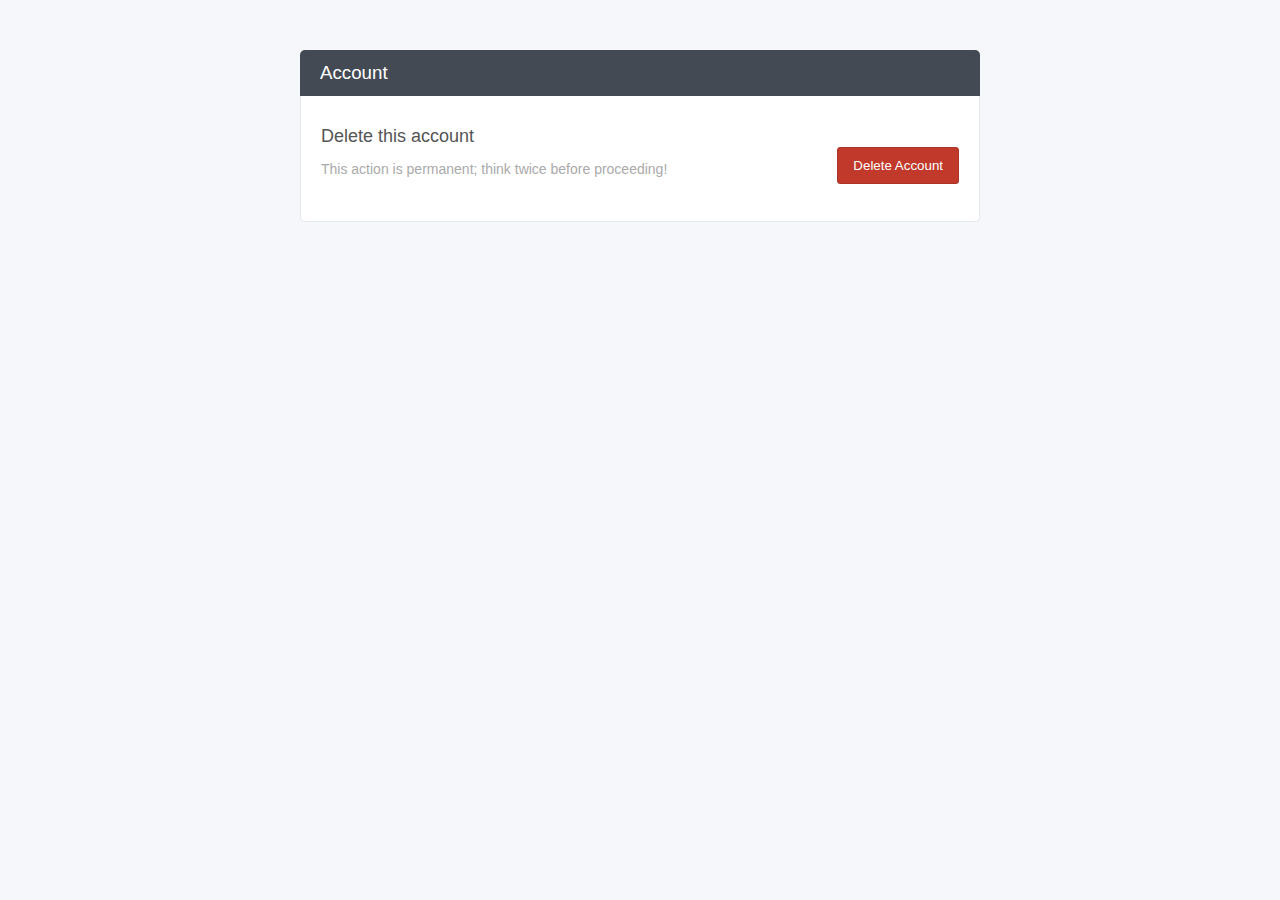
<file: popup-dialog/index.html>
<!DOCTYPE html>
<html >
<head>
  <meta charset="UTF-8">
  <title>Native Popups and Modals With HTML5’s “dialog” Element (demo 3)</title>
  
  
  
      <link rel="stylesheet" href="css/style.css">

  
</head>

<body>
  <div class="site-content cf">
  <div class="boxed-group dangerzone">

    <h3>Account</h3>

    <div class="boxed-group-inner">
      <section>
        <h4>Delete this account</h4>

        <button href="#" class="btn btn-danger boxed-action" id="delete-account">Delete Account</button>
        <p>This action is permanent; think twice before proceeding!</p>

        <dialog id="confirm-delete" class="site-dialog">
          <header class="dialog-header">
            <h1>Please Confirm</h1>
          </header>
          <div class="dialog-content">
            <p>You are about to close your account. This action is irreversible. It will permanently delete your account along with its associated data. Are you sure you want to continue?</p>
          </div>
          <div class="btn-group cf">
            <button class="btn btn-danger" id="delete">Delete</button>
            <button class="btn btn-cancel" id="cancel">Cancel</button>

          </div>
        </dialog>

      </section>
    </div>
  </div>
</div>
  <script src='http://cdnjs.cloudflare.com/ajax/libs/jquery/2.1.3/jquery.min.js'></script>

    <script src="js/index.js"></script>

</body>
</html>
</file>
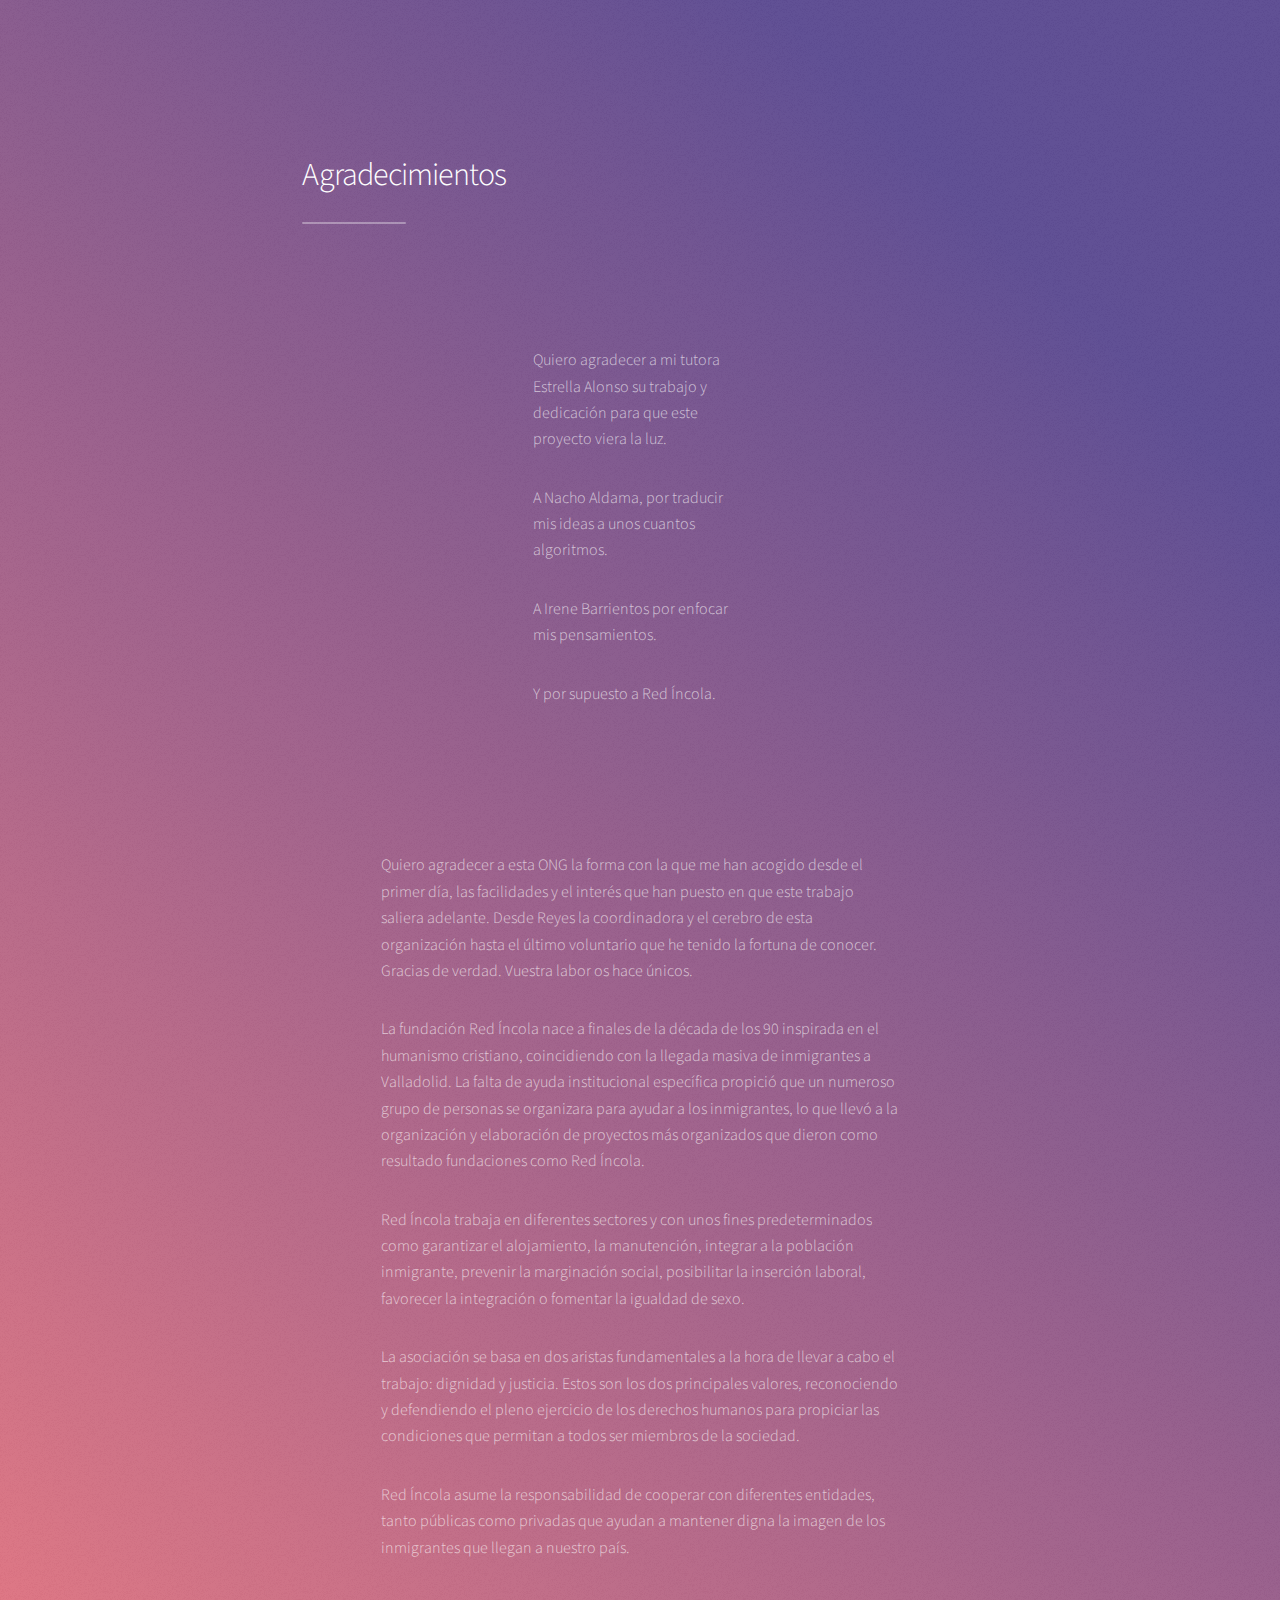
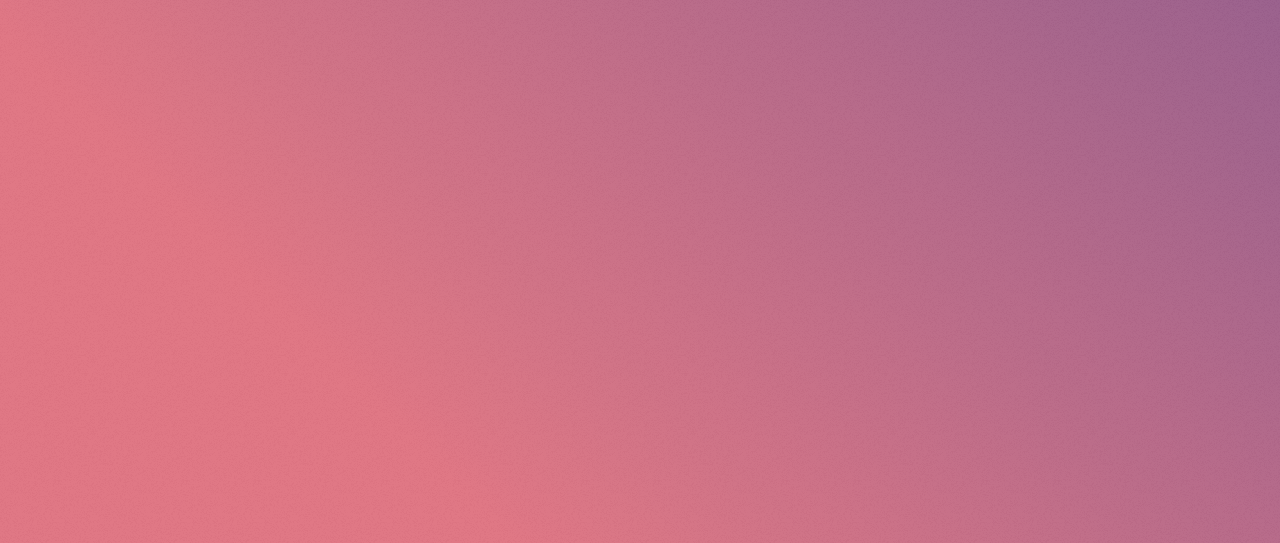
<file: agradecimientos.html>
<!DOCTYPE HTML>
<!--
	Stellar by HTML5 UP
	html5up.net | @ajlkn
	Free for personal and commercial use under the CCA 3.0 license (html5up.net/license)
-->
<html>
	<head>
		<title>La otra ciudad</title>
		<meta charset="utf-8" />
		<meta name="viewport" content="width=device-width, initial-scale=1" />
		<!--[if lte IE 8]><script src="assets/js/ie/html5shiv.js"></script><![endif]-->
		<link rel="stylesheet" href="assets/css/main.css" />
		<link rel="stylesheet" href="assets/css/galeria.css" />
		<!--[if lte IE 9]><link rel="stylesheet" href="assets/css/ie9.css" /><![endif]-->
		<!--[if lte IE 8]><link rel="stylesheet" href="assets/css/ie8.css" /><![endif]-->
		<!-- www.cssplantillas.es.tl -->
<script type="text/javascript" src="http://ajax.googleapis.com/ajax/libs/jquery/1.8/jquery.min.js"></script>
<script type="text/javascript" src="https://dl.dropboxusercontent.com/s/qlbumzteboza5g2/jquery.touchSwipe.min.js"></script>
<script src="https://dl.dropboxusercontent.com/s/aqdv82ckar0609e/touchgallery.js"></script><script>
jQuery(function(){ // on DOM load
$('div#touchgallery2').touchgallery({  // initialize second demo
			width: 400,
			height: 300
})})
</script>
<style>
div {
    padding: 2cm 4cm 3cm 4cm;
}</style>

	</head>
	<body>
<section>
									<div>
										<div class="content">
                    <header class="major">
                      <h2>Agradecimientos</h2>

                    </header>
                    <footer class="major">
                      <DIV>
                      <p style="padding-left: 79.141px; padding-right: 79.141px;">Quiero agradecer a mi tutora Estrella Alonso su trabajo y dedicación para que este proyecto viera la luz.</p>
                      <p style="padding-left: 79.141px; padding-right: 79.141px;">A Nacho Aldama, por traducir mis ideas a unos cuantos algoritmos.</P>
                      <P style="padding-left: 79.141px; padding-right: 79.141px;">A Irene Barrientos por enfocar mis pensamientos.</P>
                      <P style="padding-left: 79.141px; padding-right: 79.141px;">Y por supuesto a Red Íncola.</P>
                    </div>
                      <p style="padding-left: 79.141px; padding-right: 79.141px;">Quiero agradecer a esta ONG la forma con la que me han acogido desde el primer día, las facilidades y el interés
                        que han puesto en que este trabajo saliera adelante. Desde Reyes la coordinadora y el cerebro de esta organización hasta el
                        último voluntario que he tenido la fortuna de conocer. Gracias de verdad. Vuestra labor os hace únicos.</p>
                      <p style="padding-left: 79.141px; padding-right: 79.141px;">La fundación Red Íncola nace a finales de la década de los 90 inspirada en el humanismo cristiano, coincidiendo con la llegada masiva de inmigrantes a Valladolid. La falta de ayuda institucional específica propició que un numeroso grupo de personas se organizara para ayudar a los inmigrantes, lo que llevó a la organización y elaboración de proyectos más organizados que dieron como resultado fundaciones como Red Íncola.
                      <p style="padding-left: 79.141px; padding-right: 79.141px;">Red Íncola trabaja en diferentes sectores y con unos fines predeterminados como garantizar el alojamiento, la manutención, integrar a la población inmigrante, prevenir la marginación social, posibilitar la inserción laboral, favorecer la integración o fomentar la igualdad de sexo.</p>

                                        <p style="padding-left: 79.141px; padding-right: 79.141px;">La asociación se basa en dos aristas fundamentales a la hora de llevar a cabo el trabajo: dignidad y justicia. Estos son los dos principales valores, reconociendo y defendiendo el pleno ejercicio de los derechos humanos para propiciar las condiciones que permitan a todos ser miembros de la sociedad.</P>

                                        <p style="padding-left: 79.141px; padding-right: 79.141px;">Red Íncola asume la responsabilidad de cooperar con diferentes entidades, tanto públicas como privadas que ayudan a mantener digna la imagen de los inmigrantes que llegan a nuestro país.</p>

                      <iframe width="560" height="315" src="https://www.youtube.com/embed/FGWyD6mNYpQ?rel=0" frameborder="0" allowfullscreen></iframe>
                    </footer>
</file>
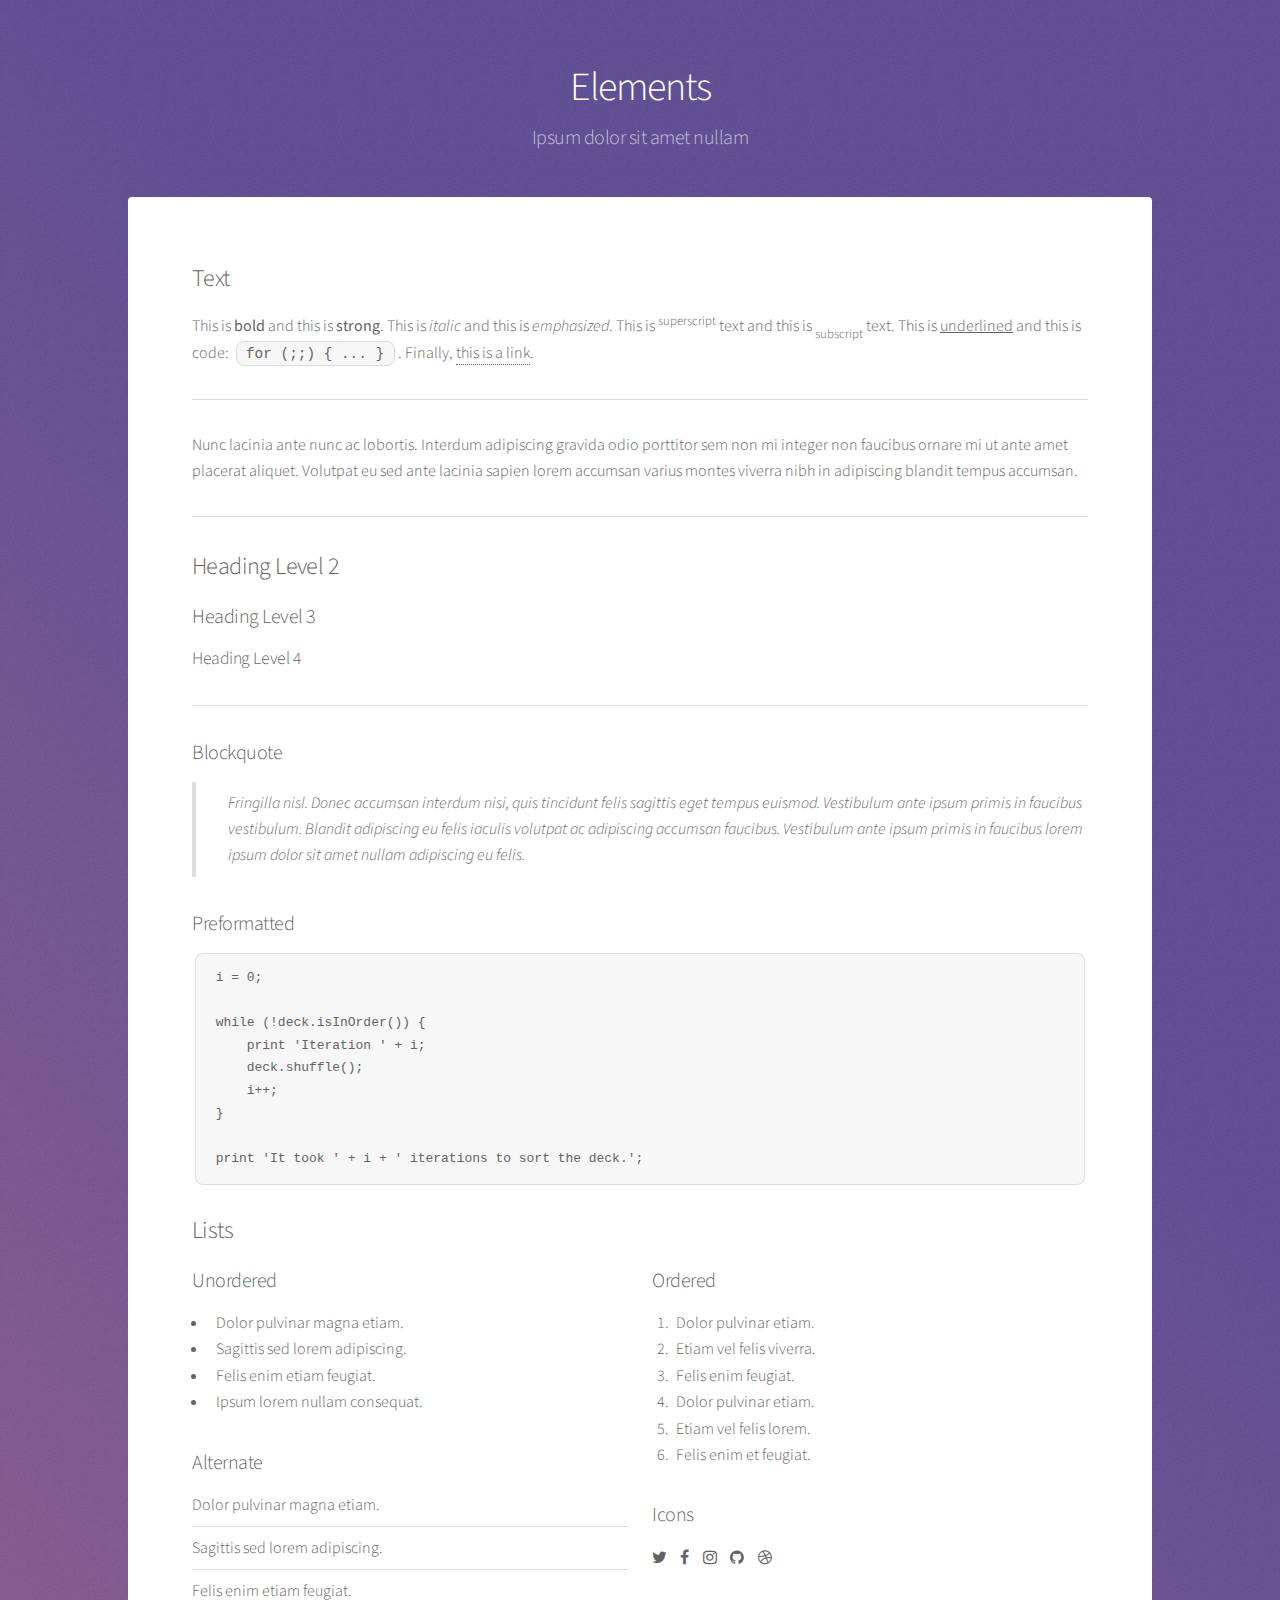
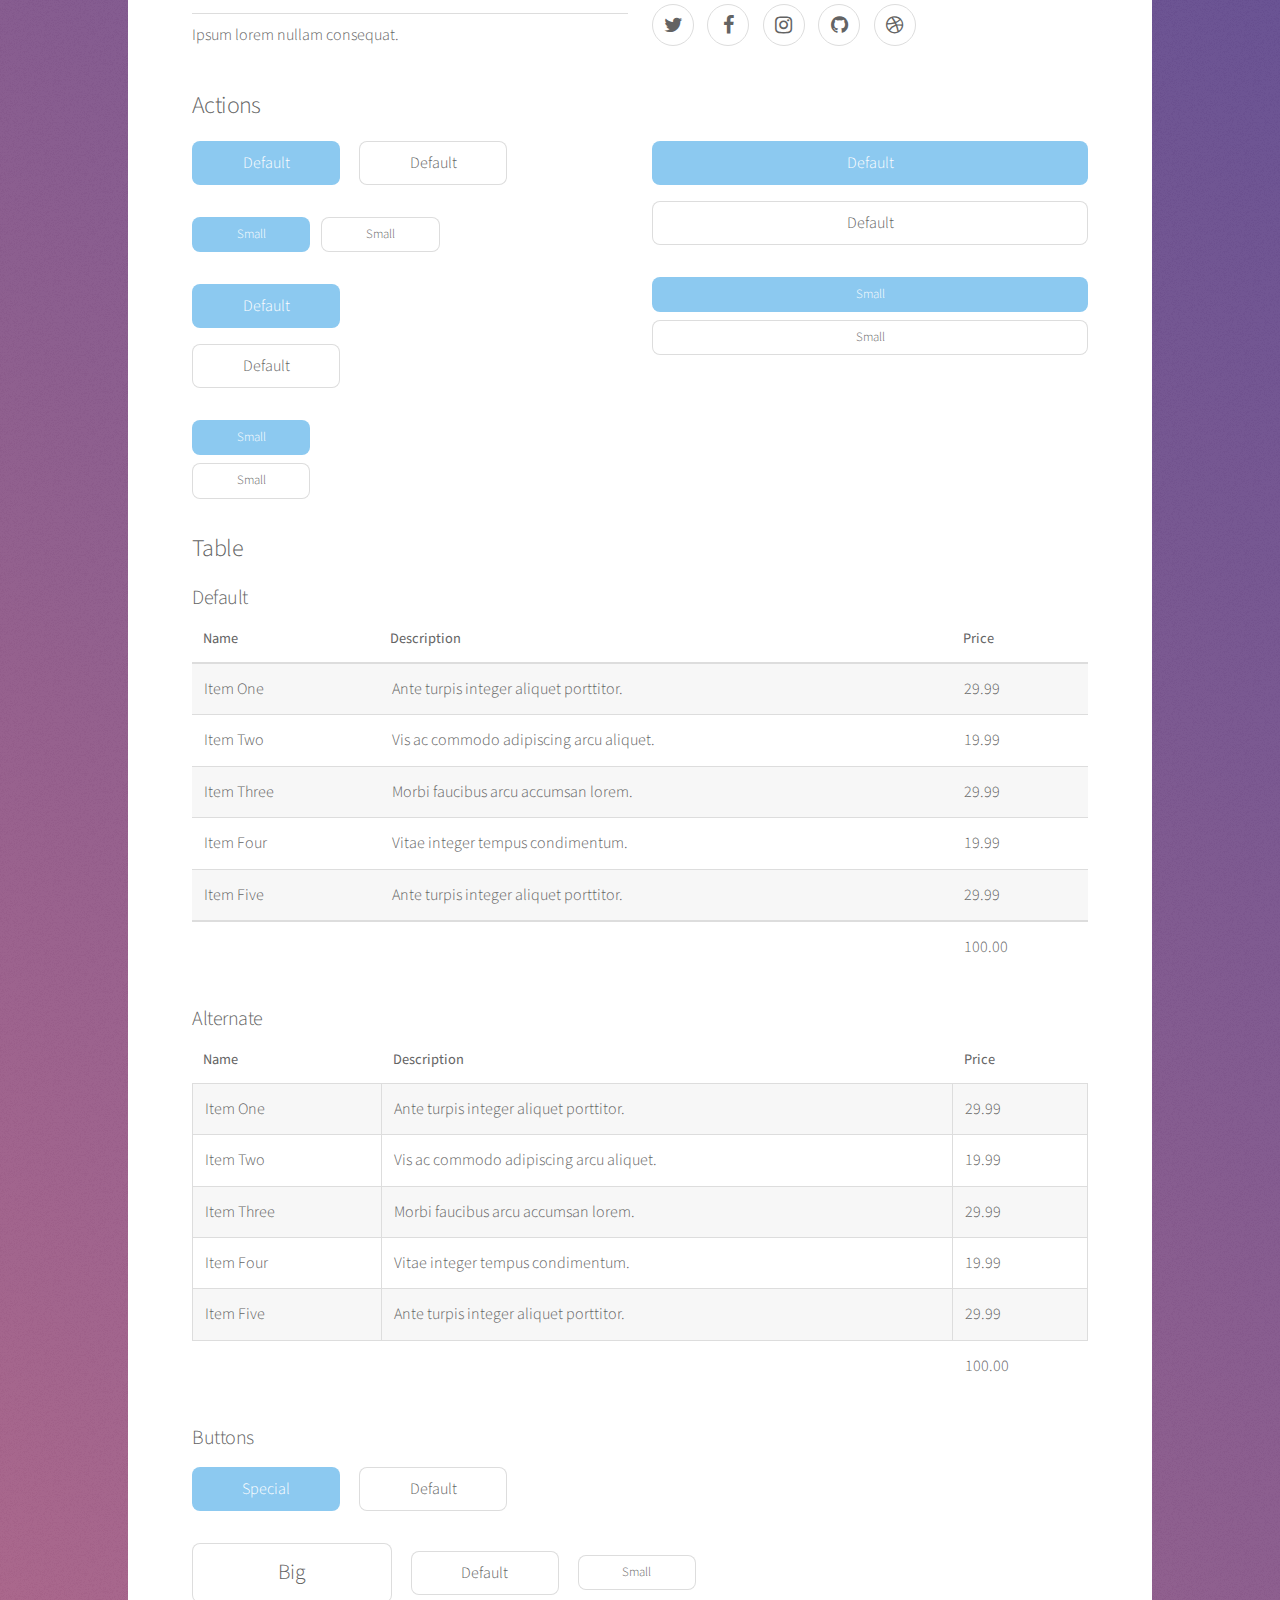
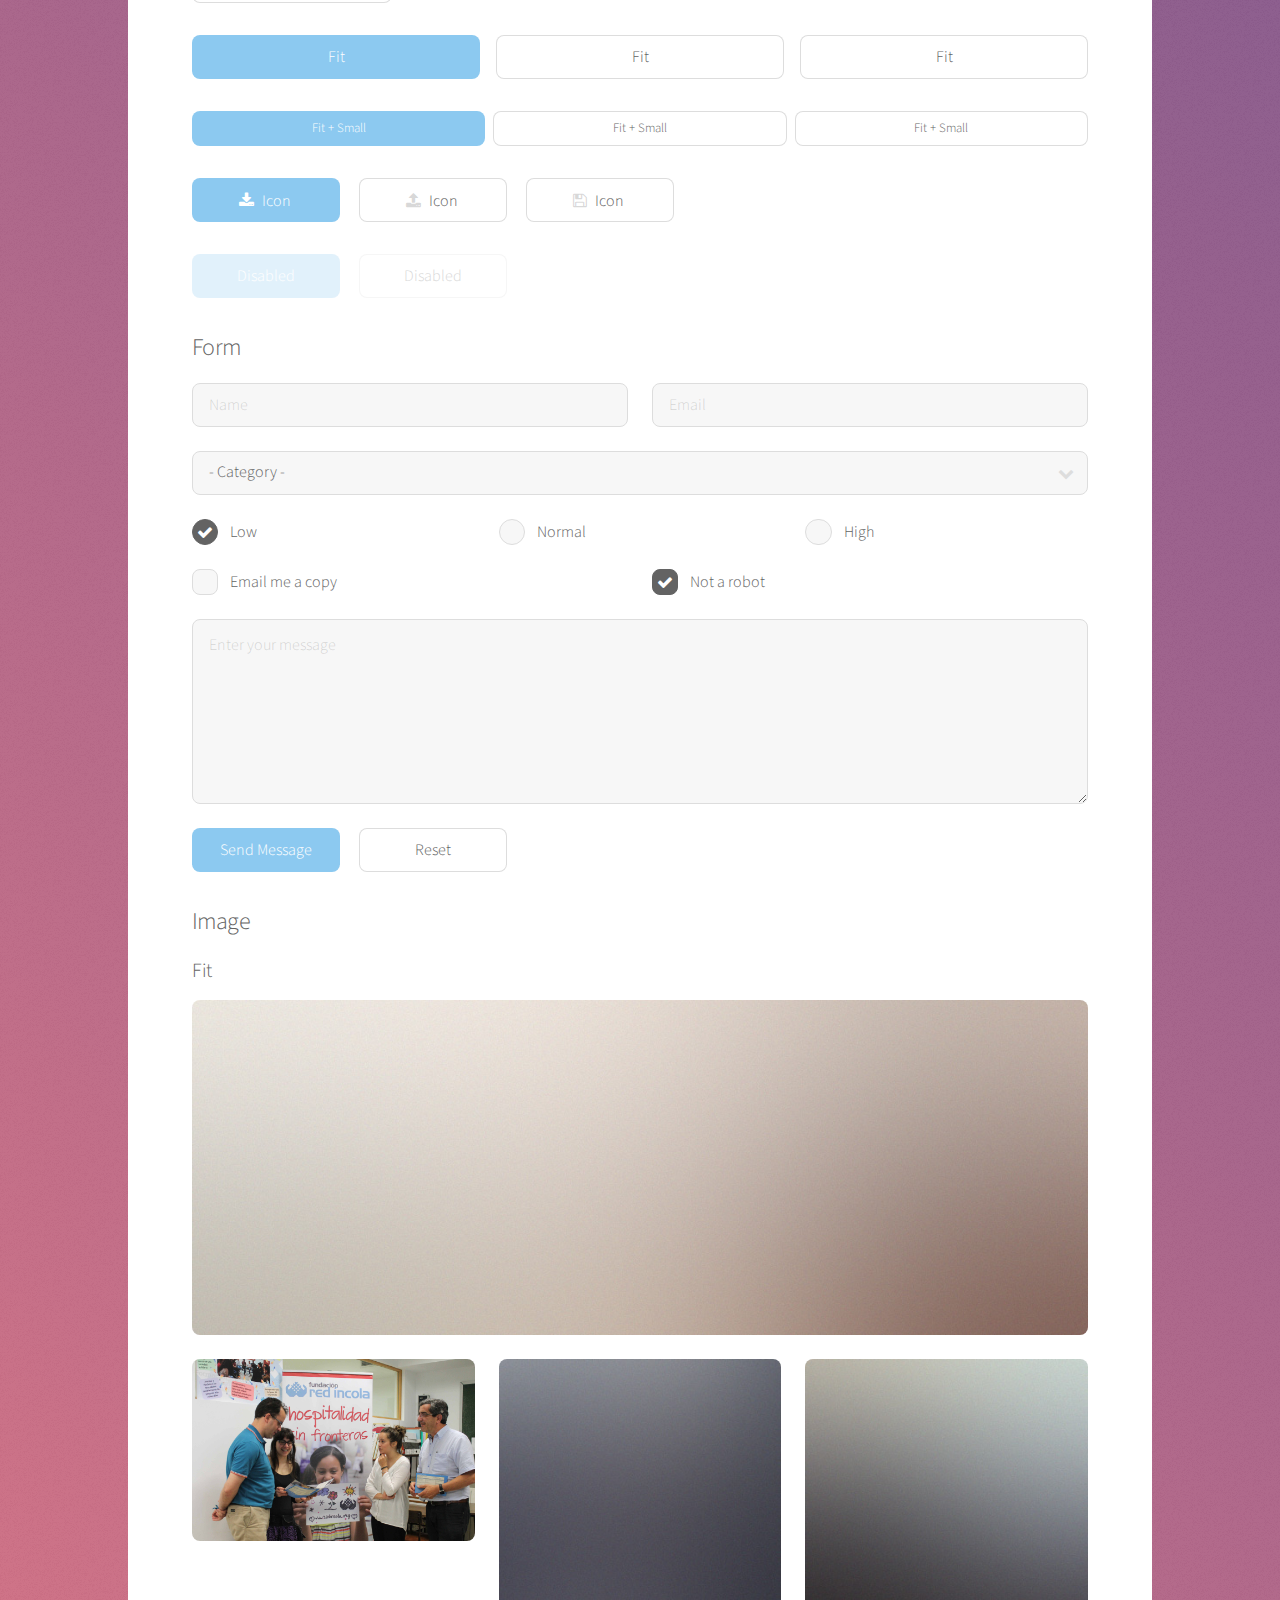
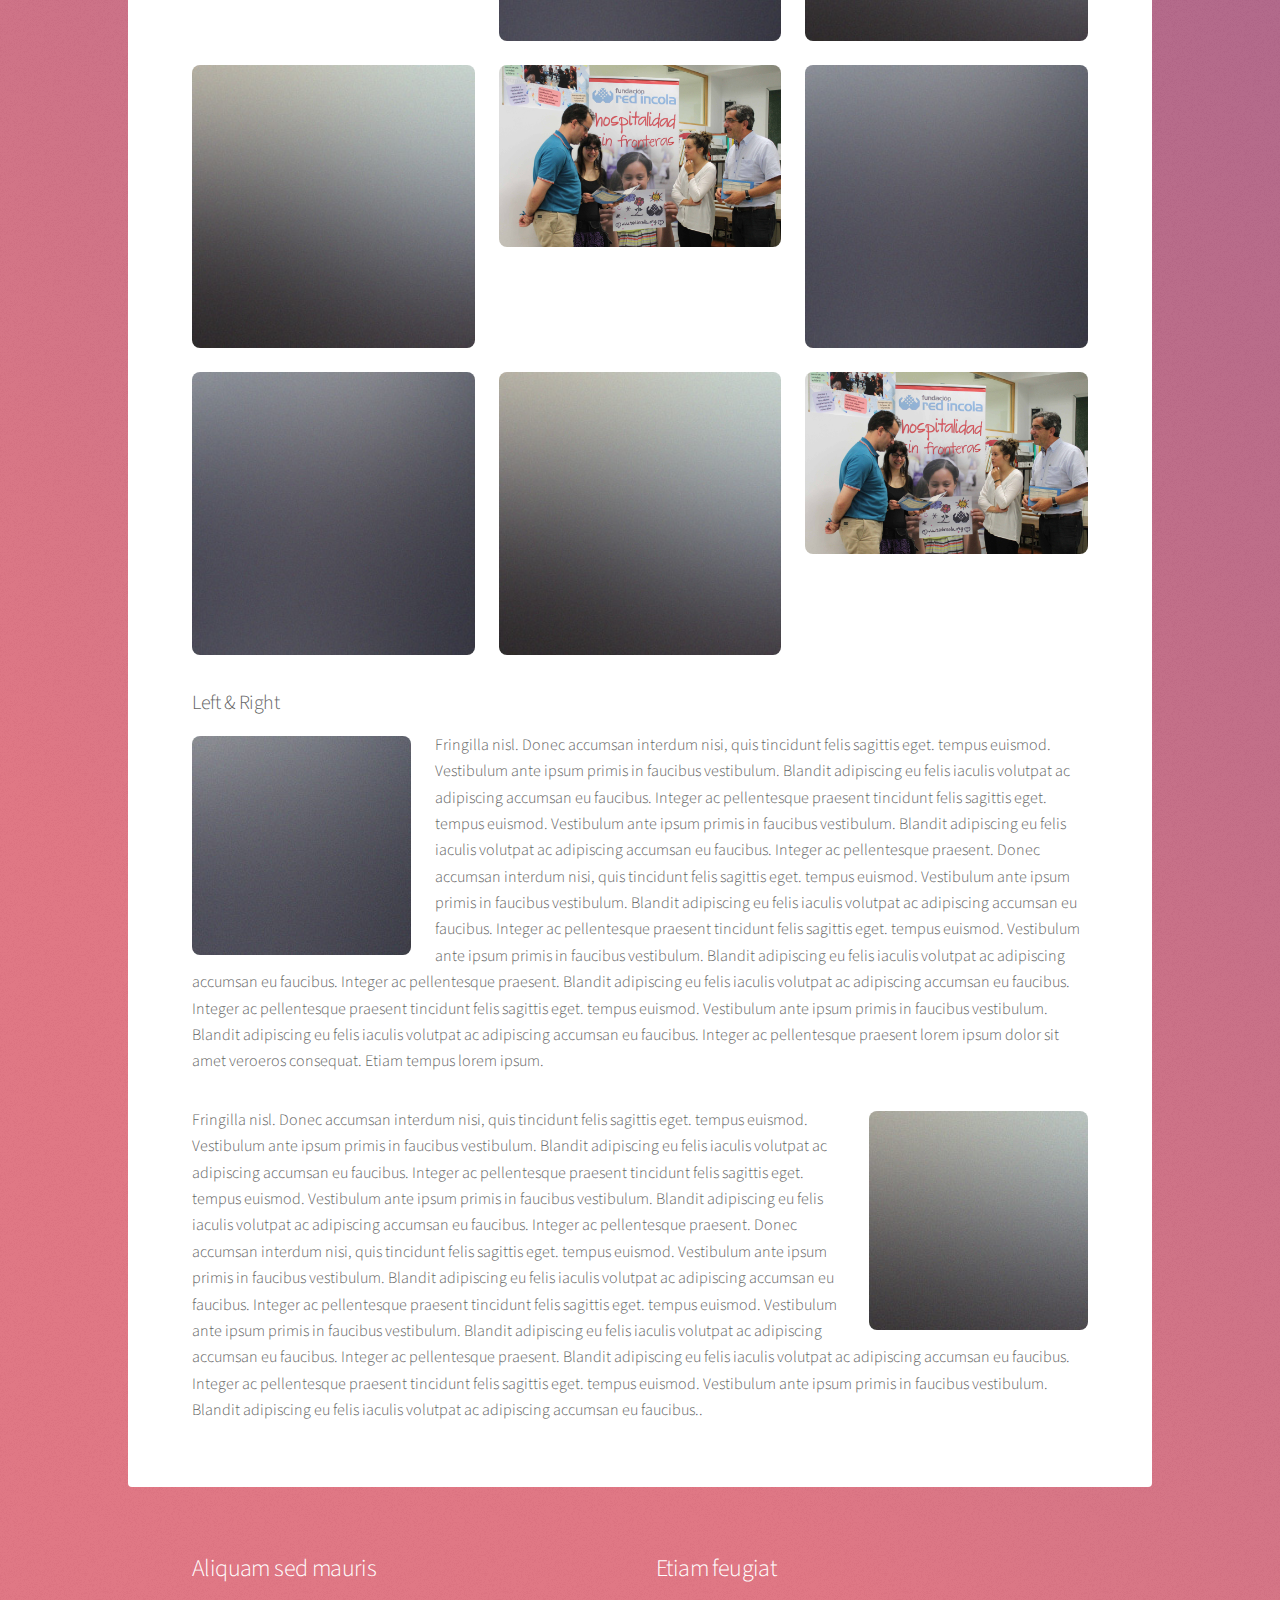
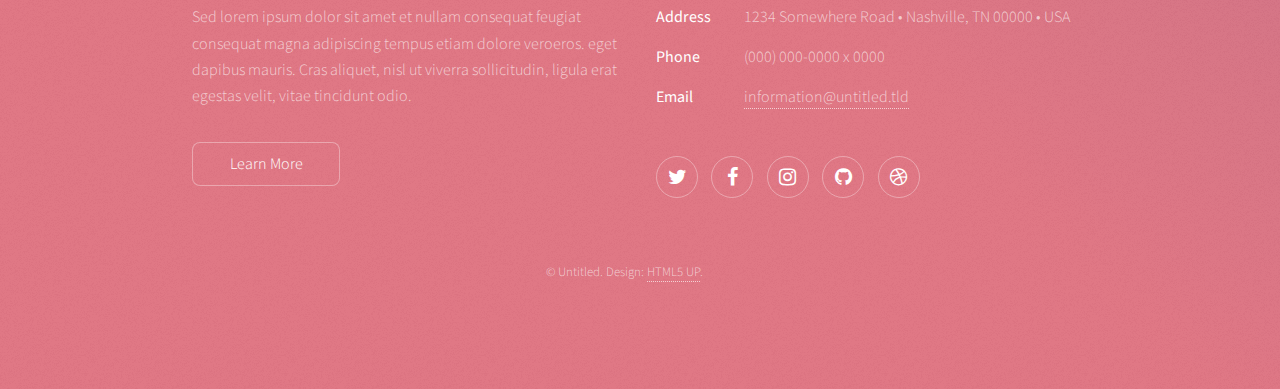
<file: elements.html>
<!DOCTYPE HTML>
<!--
	Stellar by HTML5 UP
	html5up.net | @ajlkn
	Free for personal and commercial use under the CCA 3.0 license (html5up.net/license)
-->
<html>
	<head>
		<title>Elements - Stellar by HTML5 UP</title>
		<meta charset="utf-8" />
		<meta name="viewport" content="width=device-width, initial-scale=1" />
		<!--[if lte IE 8]><script src="assets/js/ie/html5shiv.js"></script><![endif]-->
		<link rel="stylesheet" href="assets/css/main.css" />
		<!--[if lte IE 9]><link rel="stylesheet" href="assets/css/ie9.css" /><![endif]-->
		<!--[if lte IE 8]><link rel="stylesheet" href="assets/css/ie8.css" /><![endif]-->
	</head>
	<body>

		<!-- Wrapper -->
			<div id="wrapper">

				<!-- Header -->
					<header id="header">
						<h1>Elements</h1>
						<p>Ipsum dolor sit amet nullam</p>
					</header>

				<!-- Main -->
					<div id="main">

						<!-- Content -->
							<section id="content" class="main">

								<!-- Text -->
									<section>
										<h2>Text</h2>
										<p>This is <b>bold</b> and this is <strong>strong</strong>. This is <i>italic</i> and this is <em>emphasized</em>.
										This is <sup>superscript</sup> text and this is <sub>subscript</sub> text.
										This is <u>underlined</u> and this is code: <code>for (;;) { ... }</code>. Finally, <a href="#">this is a link</a>.</p>
										<hr />
										<p>Nunc lacinia ante nunc ac lobortis. Interdum adipiscing gravida odio porttitor sem non mi integer non faucibus ornare mi ut ante amet placerat aliquet. Volutpat eu sed ante lacinia sapien lorem accumsan varius montes viverra nibh in adipiscing blandit tempus accumsan.</p>
										<hr />
										<h2>Heading Level 2</h2>
										<h3>Heading Level 3</h3>
										<h4>Heading Level 4</h4>
										<hr />
										<h3>Blockquote</h3>
										<blockquote>Fringilla nisl. Donec accumsan interdum nisi, quis tincidunt felis sagittis eget tempus euismod. Vestibulum ante ipsum primis in faucibus vestibulum. Blandit adipiscing eu felis iaculis volutpat ac adipiscing accumsan faucibus. Vestibulum ante ipsum primis in faucibus lorem ipsum dolor sit amet nullam adipiscing eu felis.</blockquote>
										<h3>Preformatted</h3>
										<pre><code>i = 0;

while (!deck.isInOrder()) {
    print 'Iteration ' + i;
    deck.shuffle();
    i++;
}

print 'It took ' + i + ' iterations to sort the deck.';</code></pre>
									</section>

								<!-- Lists -->
									<section>
										<h2>Lists</h2>
										<div class="row">
											<div class="6u 12u$(medium)">
												<h3>Unordered</h3>
												<ul>
													<li>Dolor pulvinar magna etiam.</li>
													<li>Sagittis sed lorem adipiscing.</li>
													<li>Felis enim etiam feugiat.</li>
													<li>Ipsum lorem nullam consequat.</li>
												</ul>
												<h3>Alternate</h3>
												<ul class="alt">
													<li>Dolor pulvinar magna etiam.</li>
													<li>Sagittis sed lorem adipiscing.</li>
													<li>Felis enim etiam feugiat.</li>
													<li>Ipsum lorem nullam consequat.</li>
												</ul>
											</div>
											<div class="6u$ 12u$(medium)">
												<h3>Ordered</h3>
												<ol>
													<li>Dolor pulvinar etiam.</li>
													<li>Etiam vel felis viverra.</li>
													<li>Felis enim feugiat.</li>
													<li>Dolor pulvinar etiam.</li>
													<li>Etiam vel felis lorem.</li>
													<li>Felis enim et feugiat.</li>
												</ol>
												<h3>Icons</h3>
												<ul class="icons">
													<li><a href="#" class="icon fa-twitter"><span class="label">Twitter</span></a></li>
													<li><a href="#" class="icon fa-facebook"><span class="label">Facebook</span></a></li>
													<li><a href="#" class="icon fa-instagram"><span class="label">Instagram</span></a></li>
													<li><a href="#" class="icon fa-github"><span class="label">GitHub</span></a></li>
													<li><a href="#" class="icon fa-dribbble"><span class="label">Dribbble</span></a></li>
												</ul>
												<ul class="icons">
													<li><a href="#" class="icon alt fa-twitter"><span class="label">Twitter</span></a></li>
													<li><a href="#" class="icon alt fa-facebook"><span class="label">Facebook</span></a></li>
													<li><a href="#" class="icon alt fa-instagram"><span class="label">Instagram</span></a></li>
													<li><a href="#" class="icon alt fa-github"><span class="label">GitHub</span></a></li>
													<li><a href="#" class="icon alt fa-dribbble"><span class="label">Dribbble</span></a></li>
												</ul>
											</div>
										</div>
										<h2>Actions</h2>
										<div class="row">
											<div class="6u 12u$(medium)">
												<ul class="actions">
													<li><a href="#" class="button special">Default</a></li>
													<li><a href="#" class="button">Default</a></li>
												</ul>
												<ul class="actions small">
													<li><a href="#" class="button special small">Small</a></li>
													<li><a href="#" class="button small">Small</a></li>
												</ul>
												<ul class="actions vertical">
													<li><a href="#" class="button special">Default</a></li>
													<li><a href="#" class="button">Default</a></li>
												</ul>
												<ul class="actions vertical small">
													<li><a href="#" class="button special small">Small</a></li>
													<li><a href="#" class="button small">Small</a></li>
												</ul>
											</div>
											<div class="6u 12u$(medium)">
												<ul class="actions vertical">
													<li><a href="#" class="button special fit">Default</a></li>
													<li><a href="#" class="button fit">Default</a></li>
												</ul>
												<ul class="actions vertical small">
													<li><a href="#" class="button special small fit">Small</a></li>
													<li><a href="#" class="button small fit">Small</a></li>
												</ul>
											</div>
										</div>
									</section>

								<!-- Table -->
									<section>
										<h2>Table</h2>
										<h3>Default</h3>
										<div class="table-wrapper">
											<table>
												<thead>
													<tr>
														<th>Name</th>
														<th>Description</th>
														<th>Price</th>
													</tr>
												</thead>
												<tbody>
													<tr>
														<td>Item One</td>
														<td>Ante turpis integer aliquet porttitor.</td>
														<td>29.99</td>
													</tr>
													<tr>
														<td>Item Two</td>
														<td>Vis ac commodo adipiscing arcu aliquet.</td>
														<td>19.99</td>
													</tr>
													<tr>
														<td>Item Three</td>
														<td> Morbi faucibus arcu accumsan lorem.</td>
														<td>29.99</td>
													</tr>
													<tr>
														<td>Item Four</td>
														<td>Vitae integer tempus condimentum.</td>
														<td>19.99</td>
													</tr>
													<tr>
														<td>Item Five</td>
														<td>Ante turpis integer aliquet porttitor.</td>
														<td>29.99</td>
													</tr>
												</tbody>
												<tfoot>
													<tr>
														<td colspan="2"></td>
														<td>100.00</td>
													</tr>
												</tfoot>
											</table>
										</div>

										<h3>Alternate</h3>
										<div class="table-wrapper">
											<table class="alt">
												<thead>
													<tr>
														<th>Name</th>
														<th>Description</th>
														<th>Price</th>
													</tr>
												</thead>
												<tbody>
													<tr>
														<td>Item One</td>
														<td>Ante turpis integer aliquet porttitor.</td>
														<td>29.99</td>
													</tr>
													<tr>
														<td>Item Two</td>
														<td>Vis ac commodo adipiscing arcu aliquet.</td>
														<td>19.99</td>
													</tr>
													<tr>
														<td>Item Three</td>
														<td> Morbi faucibus arcu accumsan lorem.</td>
														<td>29.99</td>
													</tr>
													<tr>
														<td>Item Four</td>
														<td>Vitae integer tempus condimentum.</td>
														<td>19.99</td>
													</tr>
													<tr>
														<td>Item Five</td>
														<td>Ante turpis integer aliquet porttitor.</td>
														<td>29.99</td>
													</tr>
												</tbody>
												<tfoot>
													<tr>
														<td colspan="2"></td>
														<td>100.00</td>
													</tr>
												</tfoot>
											</table>
										</div>
									</section>

								<!-- Buttons -->
									<section>
										<h3>Buttons</h3>
										<ul class="actions">
											<li><a href="#" class="button special">Special</a></li>
											<li><a href="#" class="button">Default</a></li>
										</ul>
										<ul class="actions">
											<li><a href="#" class="button big">Big</a></li>
											<li><a href="#" class="button">Default</a></li>
											<li><a href="#" class="button small">Small</a></li>
										</ul>
										<ul class="actions fit">
											<li><a href="#" class="button special fit">Fit</a></li>
											<li><a href="#" class="button fit">Fit</a></li>
											<li><a href="#" class="button fit">Fit</a></li>
										</ul>
										<ul class="actions fit small">
											<li><a href="#" class="button special fit small">Fit + Small</a></li>
											<li><a href="#" class="button fit small">Fit + Small</a></li>
											<li><a href="#" class="button fit small">Fit + Small</a></li>
										</ul>
										<ul class="actions">
											<li><a href="#" class="button special icon fa-download">Icon</a></li>
											<li><a href="#" class="button icon fa-upload">Icon</a></li>
											<li><a href="#" class="button icon fa-save">Icon</a></li>
										</ul>
										<ul class="actions">
											<li><span class="button special disabled">Disabled</span></li>
											<li><span class="button disabled">Disabled</span></li>
										</ul>
									</section>

								<!-- Form -->
									<section>
										<h2>Form</h2>
										<form method="post" action="#">
											<div class="row uniform">
												<div class="6u 12u$(xsmall)">
													<input type="text" name="demo-name" id="demo-name" value="" placeholder="Name" />
												</div>
												<div class="6u$ 12u$(xsmall)">
													<input type="email" name="demo-email" id="demo-email" value="" placeholder="Email" />
												</div>
												<div class="12u$">
													<div class="select-wrapper">
														<select name="demo-category" id="demo-category">
															<option value="">- Category -</option>
															<option value="1">Manufacturing</option>
															<option value="1">Shipping</option>
															<option value="1">Administration</option>
															<option value="1">Human Resources</option>
														</select>
													</div>
												</div>
												<div class="4u 12u$(small)">
													<input type="radio" id="demo-priority-low" name="demo-priority" checked>
													<label for="demo-priority-low">Low</label>
												</div>
												<div class="4u 12u$(small)">
													<input type="radio" id="demo-priority-normal" name="demo-priority">
													<label for="demo-priority-normal">Normal</label>
												</div>
												<div class="4u$ 12u$(small)">
													<input type="radio" id="demo-priority-high" name="demo-priority">
													<label for="demo-priority-high">High</label>
												</div>
												<div class="6u 12u$(small)">
													<input type="checkbox" id="demo-copy" name="demo-copy">
													<label for="demo-copy">Email me a copy</label>
												</div>
												<div class="6u$ 12u$(small)">
													<input type="checkbox" id="demo-human" name="demo-human" checked>
													<label for="demo-human">Not a robot</label>
												</div>
												<div class="12u$">
													<textarea name="demo-message" id="demo-message" placeholder="Enter your message" rows="6"></textarea>
												</div>
												<div class="12u$">
													<ul class="actions">
														<li><input type="submit" value="Send Message" class="special" /></li>
														<li><input type="reset" value="Reset" /></li>
													</ul>
												</div>
											</div>
										</form>
									</section>

								<!-- Image -->
									<section>
										<h2>Image</h2>
										<h3>Fit</h3>
										<div class="box alt">
											<div class="row uniform">
												<div class="12u$"><span class="image fit"><img src="images/pic04.jpg" alt="" /></span></div>
												<div class="4u"><span class="image fit"><img src="images/pic01.jpg" alt="" /></span></div>
												<div class="4u"><span class="image fit"><img src="images/pic02.jpg" alt="" /></span></div>
												<div class="4u$"><span class="image fit"><img src="images/pic03.jpg" alt="" /></span></div>
												<div class="4u"><span class="image fit"><img src="images/pic03.jpg" alt="" /></span></div>
												<div class="4u"><span class="image fit"><img src="images/pic01.jpg" alt="" /></span></div>
												<div class="4u$"><span class="image fit"><img src="images/pic02.jpg" alt="" /></span></div>
												<div class="4u"><span class="image fit"><img src="images/pic02.jpg" alt="" /></span></div>
												<div class="4u"><span class="image fit"><img src="images/pic03.jpg" alt="" /></span></div>
												<div class="4u$"><span class="image fit"><img src="images/pic01.jpg" alt="" /></span></div>
											</div>
										</div>
										<h3>Left &amp; Right</h3>
										<p><span class="image left"><img src="images/pic05.jpg" alt="" /></span>Fringilla nisl. Donec accumsan interdum nisi, quis tincidunt felis sagittis eget. tempus euismod. Vestibulum ante ipsum primis in faucibus vestibulum. Blandit adipiscing eu felis iaculis volutpat ac adipiscing accumsan eu faucibus. Integer ac pellentesque praesent tincidunt felis sagittis eget. tempus euismod. Vestibulum ante ipsum primis in faucibus vestibulum. Blandit adipiscing eu felis iaculis volutpat ac adipiscing accumsan eu faucibus. Integer ac pellentesque praesent. Donec accumsan interdum nisi, quis tincidunt felis sagittis eget. tempus euismod. Vestibulum ante ipsum primis in faucibus vestibulum. Blandit adipiscing eu felis iaculis volutpat ac adipiscing accumsan eu faucibus. Integer ac pellentesque praesent tincidunt felis sagittis eget. tempus euismod. Vestibulum ante ipsum primis in faucibus vestibulum. Blandit adipiscing eu felis iaculis volutpat ac adipiscing accumsan eu faucibus. Integer ac pellentesque praesent. Blandit adipiscing eu felis iaculis volutpat ac adipiscing accumsan eu faucibus. Integer ac pellentesque praesent tincidunt felis sagittis eget. tempus euismod. Vestibulum ante ipsum primis in faucibus vestibulum. Blandit adipiscing eu felis iaculis volutpat ac adipiscing accumsan eu faucibus. Integer ac pellentesque praesent lorem ipsum dolor sit amet veroeros consequat. Etiam tempus lorem ipsum.</p>
										<p><span class="image right"><img src="images/pic06.jpg" alt="" /></span>Fringilla nisl. Donec accumsan interdum nisi, quis tincidunt felis sagittis eget. tempus euismod. Vestibulum ante ipsum primis in faucibus vestibulum. Blandit adipiscing eu felis iaculis volutpat ac adipiscing accumsan eu faucibus. Integer ac pellentesque praesent tincidunt felis sagittis eget. tempus euismod. Vestibulum ante ipsum primis in faucibus vestibulum. Blandit adipiscing eu felis iaculis volutpat ac adipiscing accumsan eu faucibus. Integer ac pellentesque praesent. Donec accumsan interdum nisi, quis tincidunt felis sagittis eget. tempus euismod. Vestibulum ante ipsum primis in faucibus vestibulum. Blandit adipiscing eu felis iaculis volutpat ac adipiscing accumsan eu faucibus. Integer ac pellentesque praesent tincidunt felis sagittis eget. tempus euismod. Vestibulum ante ipsum primis in faucibus vestibulum. Blandit adipiscing eu felis iaculis volutpat ac adipiscing accumsan eu faucibus. Integer ac pellentesque praesent. Blandit adipiscing eu felis iaculis volutpat ac adipiscing accumsan eu faucibus. Integer ac pellentesque praesent tincidunt felis sagittis eget. tempus euismod. Vestibulum ante ipsum primis in faucibus vestibulum. Blandit adipiscing eu felis iaculis volutpat ac adipiscing accumsan eu faucibus..</p>
									</section>

							</section>

					</div>

				<!-- Footer -->
					<footer id="footer">
						<section>
							<h2>Aliquam sed mauris</h2>
							<p>Sed lorem ipsum dolor sit amet et nullam consequat feugiat consequat magna adipiscing tempus etiam dolore veroeros. eget dapibus mauris. Cras aliquet, nisl ut viverra sollicitudin, ligula erat egestas velit, vitae tincidunt odio.</p>
							<ul class="actions">
								<li><a href="#" class="button">Learn More</a></li>
							</ul>
						</section>
						<section>
							<h2>Etiam feugiat</h2>
							<dl class="alt">
								<dt>Address</dt>
								<dd>1234 Somewhere Road &bull; Nashville, TN 00000 &bull; USA</dd>
								<dt>Phone</dt>
								<dd>(000) 000-0000 x 0000</dd>
								<dt>Email</dt>
								<dd><a href="#">information@untitled.tld</a></dd>
							</dl>
							<ul class="icons">
								<li><a href="#" class="icon fa-twitter alt"><span class="label">Twitter</span></a></li>
								<li><a href="#" class="icon fa-facebook alt"><span class="label">Facebook</span></a></li>
								<li><a href="#" class="icon fa-instagram alt"><span class="label">Instagram</span></a></li>
								<li><a href="#" class="icon fa-github alt"><span class="label">GitHub</span></a></li>
								<li><a href="#" class="icon fa-dribbble alt"><span class="label">Dribbble</span></a></li>
							</ul>
						</section>
						<p class="copyright">&copy; Untitled. Design: <a href="https://html5up.net">HTML5 UP</a>.</p>
					</footer>

			</div>

		<!-- Scripts -->
			<script src="assets/js/jquery.min.js"></script>
			<script src="assets/js/jquery.scrollex.min.js"></script>
			<script src="assets/js/jquery.scrolly.min.js"></script>
			<script src="assets/js/skel.min.js"></script>
			<script src="assets/js/util.js"></script>
			<!--[if lte IE 8]><script src="assets/js/ie/respond.min.js"></script><![endif]-->
			<script src="assets/js/main.js"></script>

	</body>
</html>
</file>
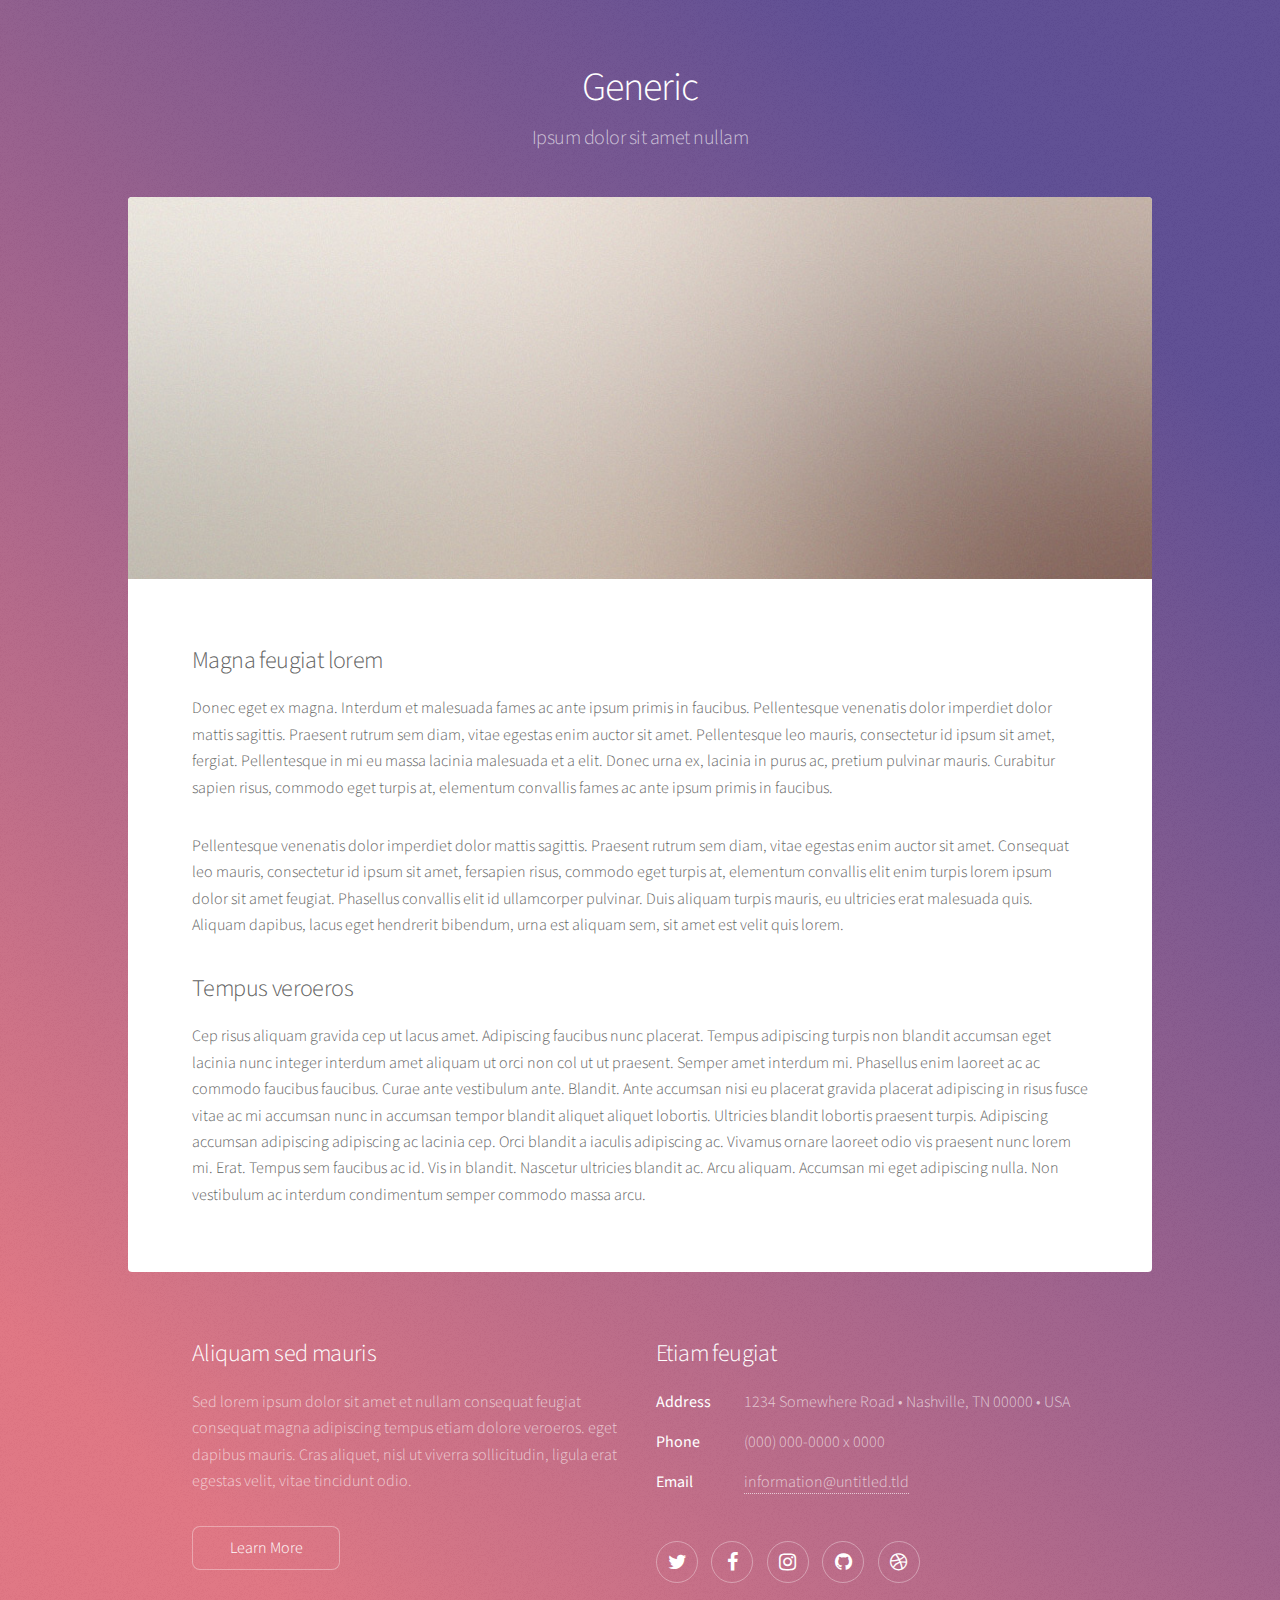
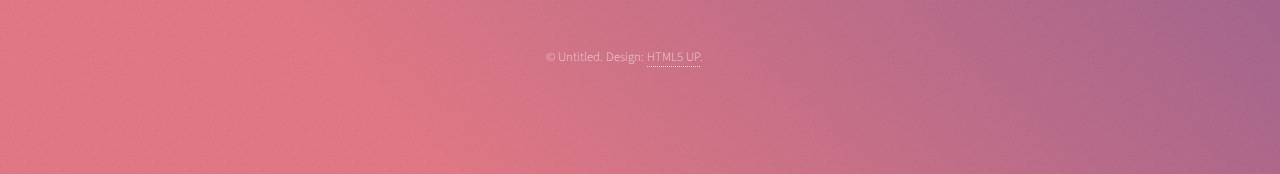
<file: generic.html>
<!DOCTYPE HTML>
<!--
	Stellar by HTML5 UP
	html5up.net | @ajlkn
	Free for personal and commercial use under the CCA 3.0 license (html5up.net/license)
-->
<html>
	<head>
		<title>Generic - Stellar by HTML5 UP</title>
		<meta charset="utf-8" />
		<meta name="viewport" content="width=device-width, initial-scale=1" />
		<!--[if lte IE 8]><script src="assets/js/ie/html5shiv.js"></script><![endif]-->
		<link rel="stylesheet" href="assets/css/main.css" />
		<!--[if lte IE 9]><link rel="stylesheet" href="assets/css/ie9.css" /><![endif]-->
		<!--[if lte IE 8]><link rel="stylesheet" href="assets/css/ie8.css" /><![endif]-->
	</head>
	<body>

		<!-- Wrapper -->
			<div id="wrapper">

				<!-- Header -->
					<header id="header">
						<h1>Generic</h1>
						<p>Ipsum dolor sit amet nullam</p>
					</header>

				<!-- Main -->
					<div id="main">

						<!-- Content -->
							<section id="content" class="main">
								<span class="image main"><img src="images/pic04.jpg" alt="" /></span>
								<h2>Magna feugiat lorem</h2>
								<p>Donec eget ex magna. Interdum et malesuada fames ac ante ipsum primis in faucibus. Pellentesque venenatis dolor imperdiet dolor mattis sagittis. Praesent rutrum sem diam, vitae egestas enim auctor sit amet. Pellentesque leo mauris, consectetur id ipsum sit amet, fergiat. Pellentesque in mi eu massa lacinia malesuada et a elit. Donec urna ex, lacinia in purus ac, pretium pulvinar mauris. Curabitur sapien risus, commodo eget turpis at, elementum convallis fames ac ante ipsum primis in faucibus.</p>
								<p>Pellentesque venenatis dolor imperdiet dolor mattis sagittis. Praesent rutrum sem diam, vitae egestas enim auctor sit amet. Consequat leo mauris, consectetur id ipsum sit amet, fersapien risus, commodo eget turpis at, elementum convallis elit enim turpis lorem ipsum dolor sit amet feugiat. Phasellus convallis elit id ullamcorper pulvinar. Duis aliquam turpis mauris, eu ultricies erat malesuada quis. Aliquam dapibus, lacus eget hendrerit bibendum, urna est aliquam sem, sit amet est velit quis lorem.</p>
								<h2>Tempus veroeros</h2>
								<p>Cep risus aliquam gravida cep ut lacus amet. Adipiscing faucibus nunc placerat. Tempus adipiscing turpis non blandit accumsan eget lacinia nunc integer interdum amet aliquam ut orci non col ut ut praesent. Semper amet interdum mi. Phasellus enim laoreet ac ac commodo faucibus faucibus. Curae ante vestibulum ante. Blandit. Ante accumsan nisi eu placerat gravida placerat adipiscing in risus fusce vitae ac mi accumsan nunc in accumsan tempor blandit aliquet aliquet lobortis. Ultricies blandit lobortis praesent turpis. Adipiscing accumsan adipiscing adipiscing ac lacinia cep. Orci blandit a iaculis adipiscing ac. Vivamus ornare laoreet odio vis praesent nunc lorem mi. Erat. Tempus sem faucibus ac id. Vis in blandit. Nascetur ultricies blandit ac. Arcu aliquam. Accumsan mi eget adipiscing nulla. Non vestibulum ac interdum condimentum semper commodo massa arcu.</p>
							</section>

					</div>

				<!-- Footer -->
					<footer id="footer">
						<section>
							<h2>Aliquam sed mauris</h2>
							<p>Sed lorem ipsum dolor sit amet et nullam consequat feugiat consequat magna adipiscing tempus etiam dolore veroeros. eget dapibus mauris. Cras aliquet, nisl ut viverra sollicitudin, ligula erat egestas velit, vitae tincidunt odio.</p>
							<ul class="actions">
								<li><a href="#" class="button">Learn More</a></li>
							</ul>
						</section>
						<section>
							<h2>Etiam feugiat</h2>
							<dl class="alt">
								<dt>Address</dt>
								<dd>1234 Somewhere Road &bull; Nashville, TN 00000 &bull; USA</dd>
								<dt>Phone</dt>
								<dd>(000) 000-0000 x 0000</dd>
								<dt>Email</dt>
								<dd><a href="#">information@untitled.tld</a></dd>
							</dl>
							<ul class="icons">
								<li><a href="#" class="icon fa-twitter alt"><span class="label">Twitter</span></a></li>
								<li><a href="#" class="icon fa-facebook alt"><span class="label">Facebook</span></a></li>
								<li><a href="#" class="icon fa-instagram alt"><span class="label">Instagram</span></a></li>
								<li><a href="#" class="icon fa-github alt"><span class="label">GitHub</span></a></li>
								<li><a href="#" class="icon fa-dribbble alt"><span class="label">Dribbble</span></a></li>
							</ul>
						</section>
						<p class="copyright">&copy; Untitled. Design: <a href="https://html5up.net">HTML5 UP</a>.</p>
					</footer>

			</div>

		<!-- Scripts -->
			<script src="assets/js/jquery.min.js"></script>
			<script src="assets/js/jquery.scrollex.min.js"></script>
			<script src="assets/js/jquery.scrolly.min.js"></script>
			<script src="assets/js/skel.min.js"></script>
			<script src="assets/js/util.js"></script>
			<!--[if lte IE 8]><script src="assets/js/ie/respond.min.js"></script><![endif]-->
			<script src="assets/js/main.js"></script>

	</body>
</html>
</file>
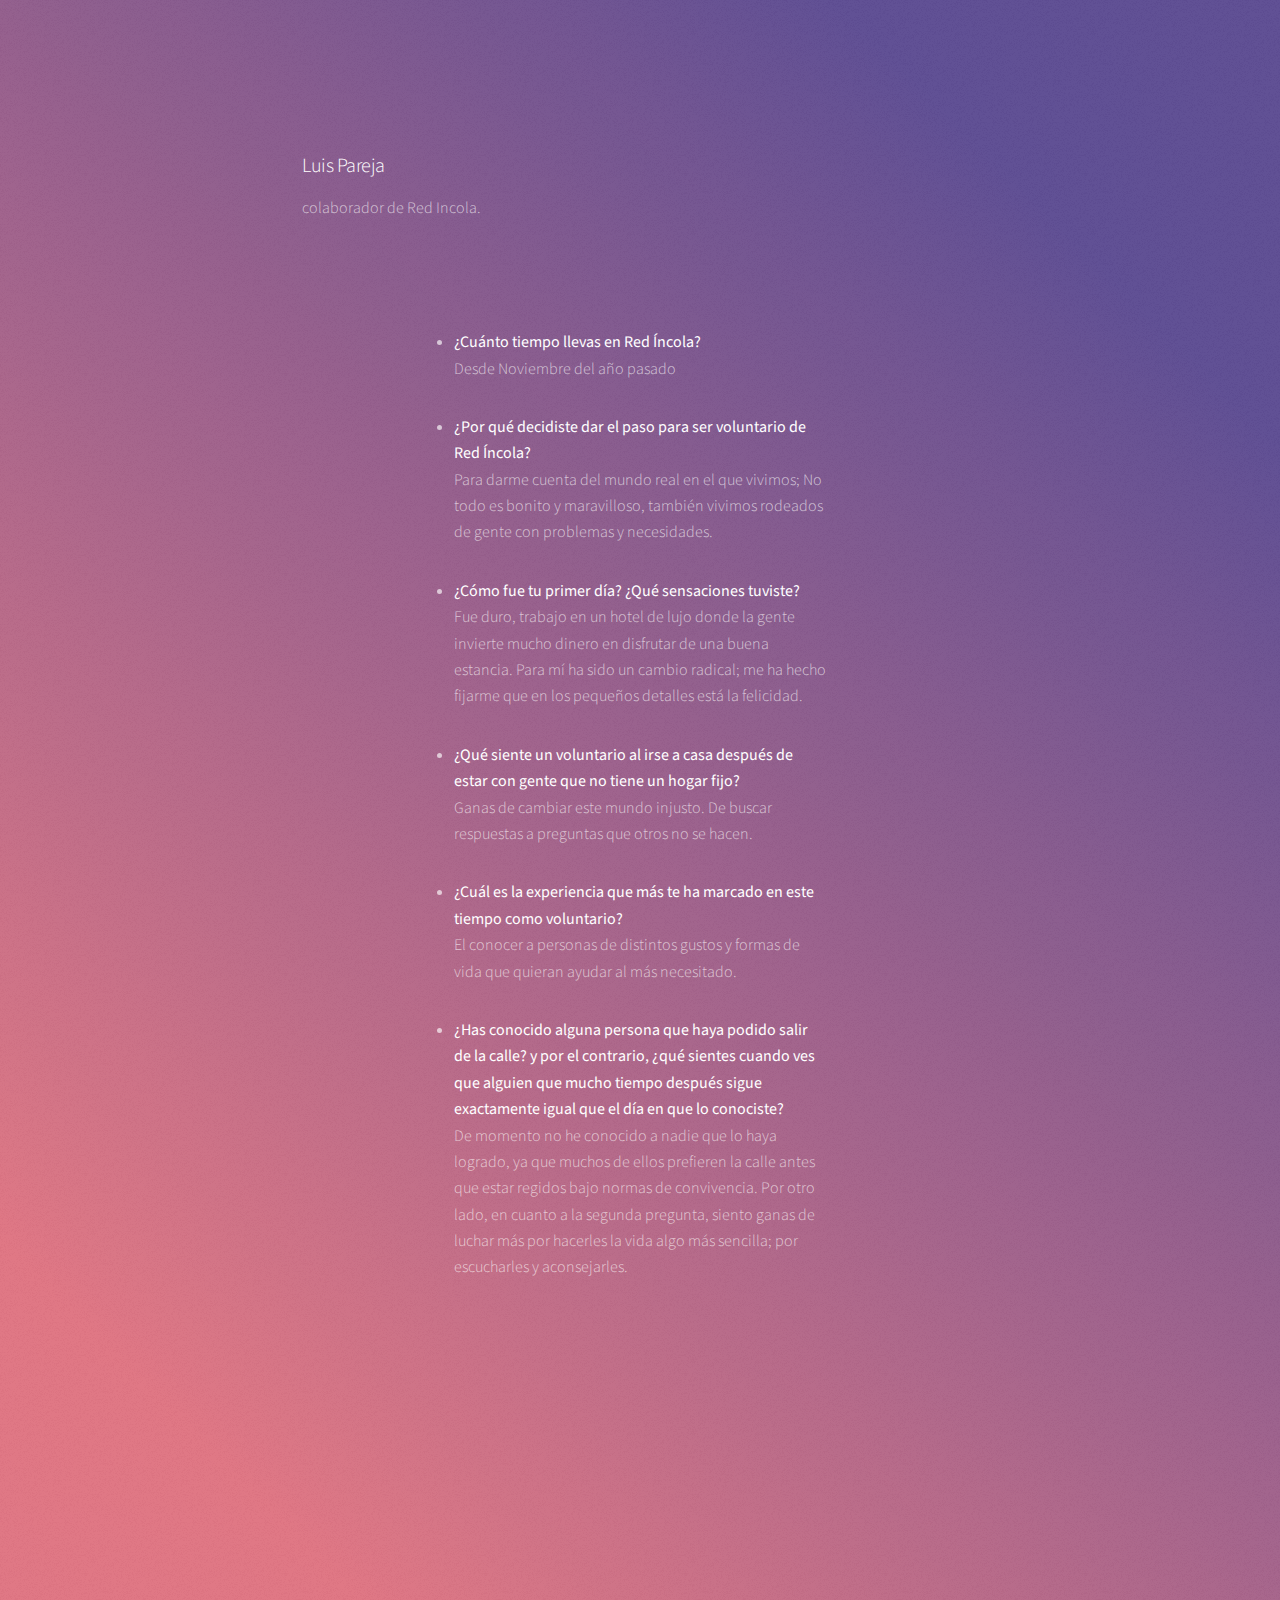
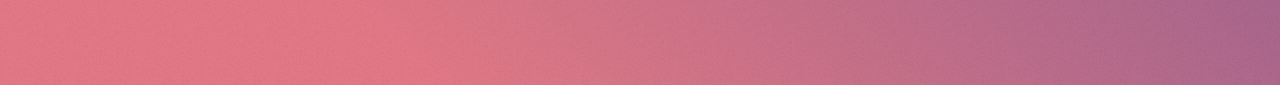
<file: luis-pareja.html>
<!DOCTYPE HTML>
<!--
	Stellar by HTML5 UP
	html5up.net | @ajlkn
	Free for personal and commercial use under the CCA 3.0 license (html5up.net/license)
-->
<html>
	<head>
		<title>La otra ciudad</title>
		<meta charset="utf-8" />
		<meta name="viewport" content="width=device-width, initial-scale=1" />
		<!--[if lte IE 8]><script src="assets/js/ie/html5shiv.js"></script><![endif]-->
		<link rel="stylesheet" href="assets/css/main.css" />
		<link rel="stylesheet" href="assets/css/galeria.css" />
		<!--[if lte IE 9]><link rel="stylesheet" href="assets/css/ie9.css" /><![endif]-->
		<!--[if lte IE 8]><link rel="stylesheet" href="assets/css/ie8.css" /><![endif]-->
		<!-- www.cssplantillas.es.tl -->
<script type="text/javascript" src="http://ajax.googleapis.com/ajax/libs/jquery/1.8/jquery.min.js"></script>
<script type="text/javascript" src="https://dl.dropboxusercontent.com/s/qlbumzteboza5g2/jquery.touchSwipe.min.js"></script>
<script src="https://dl.dropboxusercontent.com/s/aqdv82ckar0609e/touchgallery.js"></script><script>
jQuery(function(){ // on DOM load
$('div#touchgallery2').touchgallery({  // initialize second demo
			width: 400,
			height: 300
})})
</script>
<style>
div {
    padding: 2cm 4cm 3cm 4cm;
}</style>

	</head>
	<body>
<section>
									<div>
										<div class="content">
											<h3>Luis Pareja</h3>
											<p>colaborador de Red Incola.</p><p>
												
												<div>
													<li><strong>¿Cuánto tiempo llevas en Red Íncola?</strong></li>
													<p ALING=LEFT>Desde Noviembre del año pasado</P>
													<li><strong>¿Por qué decidiste dar el paso para ser voluntario de Red Íncola?</strong></li>
													<p ALIGN=LEFT>Para darme cuenta del mundo real en el que vivimos; No todo es bonito y maravilloso, también vivimos rodeados de gente con problemas y necesidades.</p>
													<li><strong>¿Cómo fue tu primer día? ¿Qué sensaciones tuviste?</strong></li>
													<p ALIGN=LEFT>Fue duro, trabajo en un hotel de lujo donde la gente invierte mucho dinero en disfrutar de una buena estancia. Para mí ha sido un cambio radical;
														me ha hecho fijarme que en los pequeños detalles está la felicidad.</p>
													<li><strong>¿Qué siente un voluntario al irse a casa después de estar con gente que no tiene un hogar fijo?</strong></li>
													<p ALIGN=LEFT>Ganas de cambiar este mundo injusto. De buscar respuestas a preguntas que otros no se hacen.</p>
													<li><strong>¿Cuál es la experiencia que más te ha marcado en este tiempo como voluntario?</strong></li>
													<p ALIGN=LEFT>El conocer a personas de distintos gustos y formas de vida que quieran ayudar al más necesitado.</p>
													<li><strong>¿Has conocido alguna persona que haya podido salir de la calle? y por el contrario, ¿qué sientes cuando ves que alguien que mucho tiempo después
														sigue exactamente igual que el día en que lo conociste?</strong></li>
													<p ALIGN=LEFT>De momento no he conocido a nadie que lo haya logrado, ya que muchos de ellos prefieren la calle antes que estar regidos bajo normas de convivencia.
														Por otro lado, en cuanto a la segunda pregunta, siento ganas de luchar más por hacerles la vida algo más sencilla; por escucharles y aconsejarles.<p>
												</div>
											
											</p>


											</div>
											<!--
											<span class="image"><img src="images/pic01.jpg" alt="" /></span>
										-->
										</div>
</file>
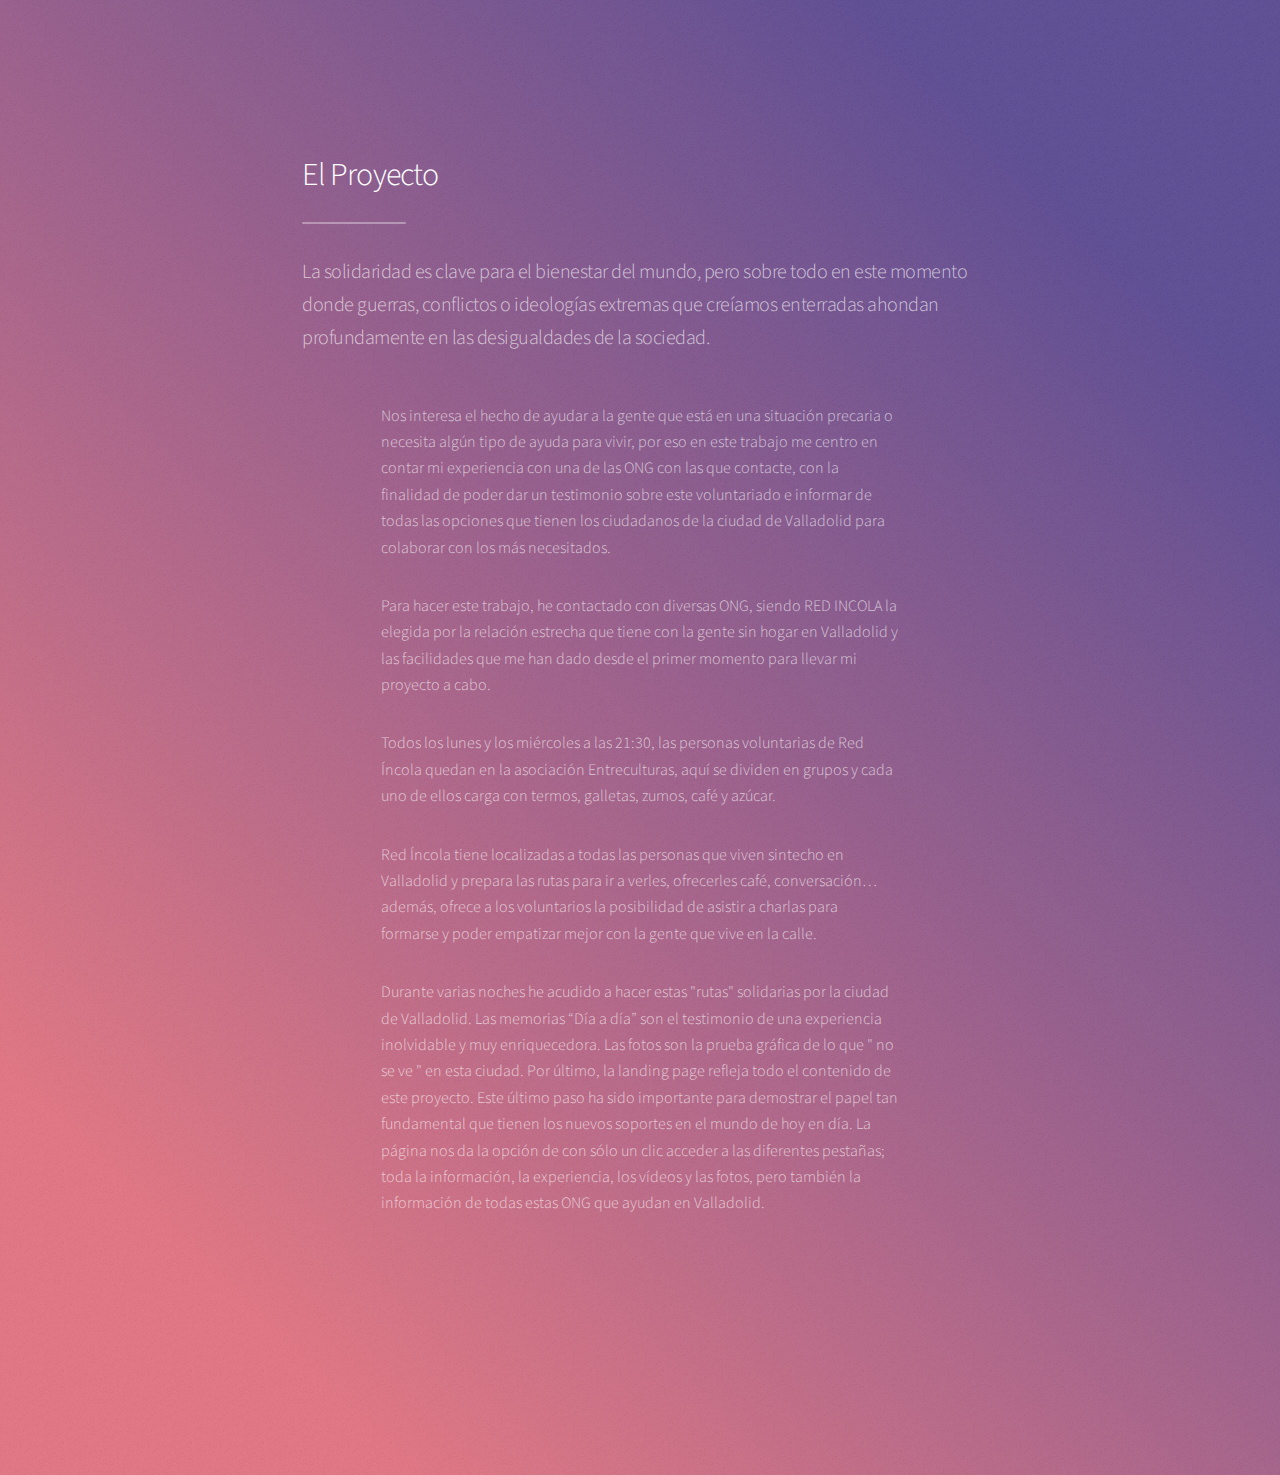
<file: proyecto.html>
<!DOCTYPE HTML>
<!--
	Stellar by HTML5 UP
	html5up.net | @ajlkn
	Free for personal and commercial use under the CCA 3.0 license (html5up.net/license)
-->
<html>
	<head>
		<title>La otra ciudad</title>
		<meta charset="utf-8" />
		<meta name="viewport" content="width=device-width, initial-scale=1" />
		<!--[if lte IE 8]><script src="assets/js/ie/html5shiv.js"></script><![endif]-->
		<link rel="stylesheet" href="assets/css/main.css" />
		<link rel="stylesheet" href="assets/css/galeria.css" />
		<!--[if lte IE 9]><link rel="stylesheet" href="assets/css/ie9.css" /><![endif]-->
		<!--[if lte IE 8]><link rel="stylesheet" href="assets/css/ie8.css" /><![endif]-->
		<!-- www.cssplantillas.es.tl -->
<script type="text/javascript" src="http://ajax.googleapis.com/ajax/libs/jquery/1.8/jquery.min.js"></script>
<script type="text/javascript" src="https://dl.dropboxusercontent.com/s/qlbumzteboza5g2/jquery.touchSwipe.min.js"></script>
<script src="https://dl.dropboxusercontent.com/s/aqdv82ckar0609e/touchgallery.js"></script><script>
jQuery(function(){ // on DOM load
$('div#touchgallery2').touchgallery({  // initialize second demo
			width: 400,
			height: 300
})})
</script>
<style>
div {
    padding: 2cm 4cm 3cm 4cm;
}</style>

	</head>
	<body>
<section>
									<div>
										<div class="content">
											<header class="major">
												<h2>El Proyecto</h2>
												<p>La solidaridad es clave para el bienestar del mundo, pero sobre todo en este momento donde guerras,
													conflictos o ideologías extremas que creíamos enterradas ahondan profundamente en las desigualdades de la sociedad.</p>
											</header>

											<p style="padding-left: 79.141px; padding-right: 79.141px;">Nos interesa el hecho de ayudar a la gente que está en una situación precaria o necesita algún tipo de ayuda para vivir,
												por eso en este trabajo me centro en contar mi experiencia con una de las ONG con las que contacte, con la finalidad de poder dar un testimonio sobre este voluntariado e
												informar de todas las opciones que tienen los ciudadanos de la ciudad de Valladolid para colaborar con los más necesitados.</p>
											<p style="padding-left: 79.141px; padding-right: 79.141px;">Para hacer este trabajo, he contactado con diversas ONG, siendo RED INCOLA la elegida por la relación estrecha que tiene con la gente sin hogar en Valladolid y
												las facilidades que me han dado desde el primer momento para llevar mi proyecto a cabo.
												<p style="padding-left: 79.141px; padding-right: 79.141px;">Todos los lunes y los miércoles a las 21:30, las personas voluntarias de Red Íncola quedan en la asociación Entreculturas, aquí se dividen en grupos y
													cada uno de ellos carga con termos, galletas, zumos, café y azúcar.</p>
												<p style="padding-left: 79.141px; padding-right: 79.141px;">Red Íncola tiene localizadas a todas las personas que viven sintecho en Valladolid y prepara las rutas para ir a verles, ofrecerles café, conversación… además,
													ofrece a los voluntarios la posibilidad de asistir a charlas para formarse y poder empatizar mejor con la gente que vive en la calle.</P>
												<p style="padding-left: 79.141px; padding-right: 79.141px;">Durante varias noches he acudido a hacer estas "rutas" solidarias por la ciudad de Valladolid. Las memorias “Día a día” son el testimonio de una experiencia inolvidable
													y muy enriquecedora. Las fotos son la prueba gráfica de lo que " no se ve " en esta ciudad. Por último, la landing page refleja todo el contenido de este proyecto.
													Este último paso ha sido importante para demostrar el papel tan fundamental que tienen los nuevos soportes en el mundo de hoy en día. La página nos da la opción de con sólo un clic
													acceder a las diferentes pestañas; toda la información, la experiencia, los vídeos y las fotos, pero también la información de todas estas ONG que ayudan en Valladolid.</p>
											<footer>

											</p>

											</div>
											<!--
											<span class="image"><img src="images/pic01.jpg" alt="" /></span>
										-->
										</div>
</file>
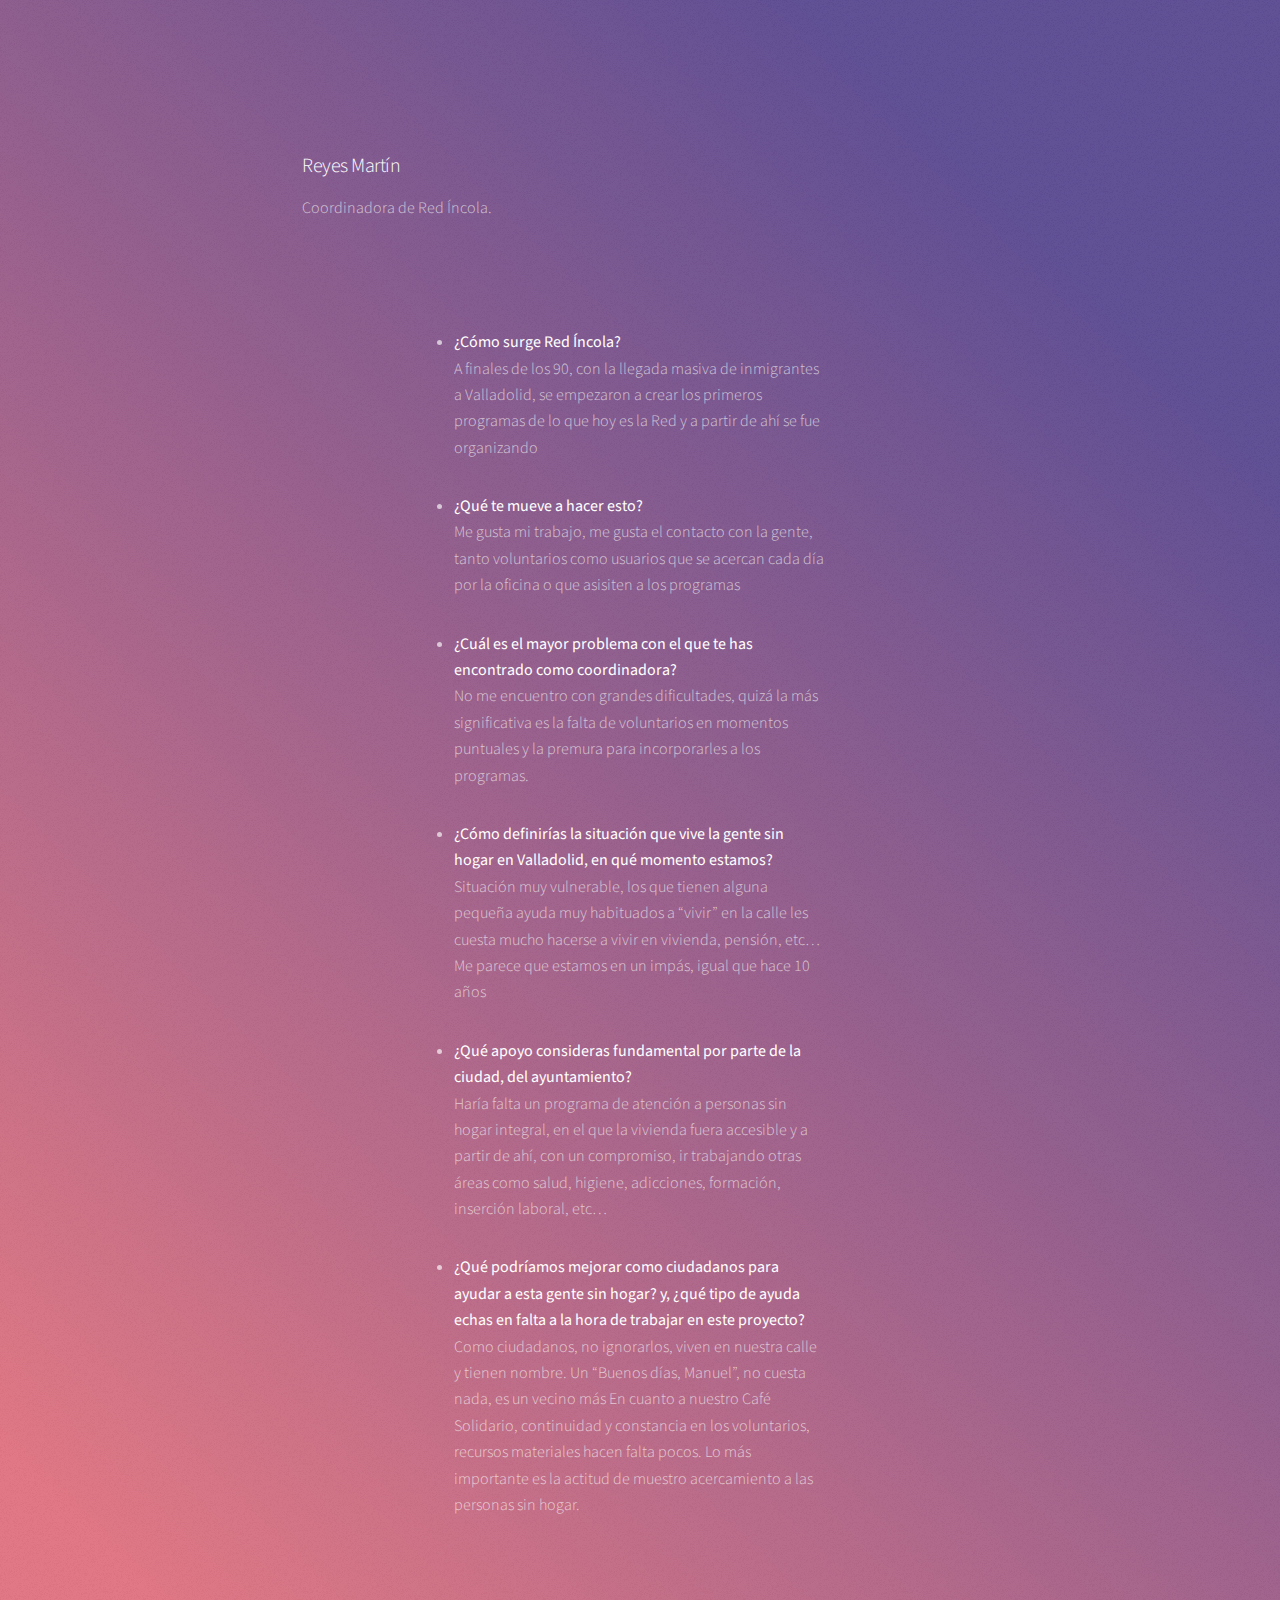
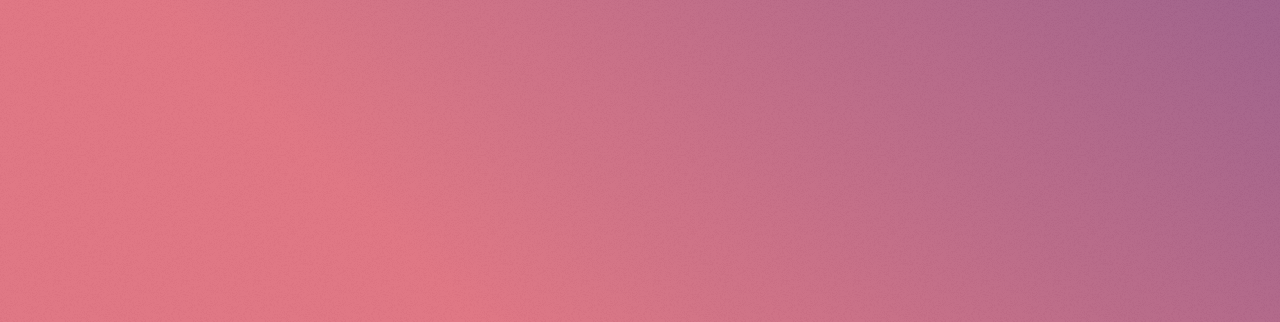
<file: reyes-martin.html>
<!DOCTYPE HTML>
<!--
	Stellar by HTML5 UP
	html5up.net | @ajlkn
	Free for personal and commercial use under the CCA 3.0 license (html5up.net/license)
-->
<html>
	<head>
		<title>La otra ciudad</title>
		<meta charset="utf-8" />
		<meta name="viewport" content="width=device-width, initial-scale=1" />
		<!--[if lte IE 8]><script src="assets/js/ie/html5shiv.js"></script><![endif]-->
		<link rel="stylesheet" href="assets/css/main.css" />
		<link rel="stylesheet" href="assets/css/galeria.css" />
		<!--[if lte IE 9]><link rel="stylesheet" href="assets/css/ie9.css" /><![endif]-->
		<!--[if lte IE 8]><link rel="stylesheet" href="assets/css/ie8.css" /><![endif]-->
		<!-- www.cssplantillas.es.tl -->
<script type="text/javascript" src="http://ajax.googleapis.com/ajax/libs/jquery/1.8/jquery.min.js"></script>
<script type="text/javascript" src="https://dl.dropboxusercontent.com/s/qlbumzteboza5g2/jquery.touchSwipe.min.js"></script>
<script src="https://dl.dropboxusercontent.com/s/aqdv82ckar0609e/touchgallery.js"></script><script>
jQuery(function(){ // on DOM load
$('div#touchgallery2').touchgallery({  // initialize second demo
			width: 400,
			height: 300
})})
</script>
<style>
div {
    padding: 2cm 4cm 3cm 4cm;
}</style>

	</head>
	<body>
<section>
									<div>
										<div class="content">
											<h3>Reyes Martín</h3>
											<p>Coordinadora de Red Íncola.</p>

											<div>
												<li><strong>¿Cómo surge Red Íncola?</strong></li>
															<p ALING=LEFT>A finales de los 90, con la llegada masiva de inmigrantes a Valladolid, se empezaron a crear los primeros programas de lo que hoy es la Red y a partir de ahí se fue organizando</P>
												<li><strong>¿Qué te mueve a hacer esto?</strong></li>
															<p ALING=LEFT>Me gusta mi trabajo, me gusta el contacto con la gente, tanto voluntarios como usuarios que se acercan cada día por la oficina o que asisiten a los programas</P>

												<li><strong>¿Cuál es el mayor problema con el que te has encontrado como coordinadora?</strong></li>
															<p ALING=LEFT>No me encuentro con grandes dificultades, quizá la más significativa es la falta de voluntarios en momentos puntuales y la premura para incorporarles a los programas.</P>

												<li><strong>¿Cómo definirías la situación que vive la gente sin hogar en Valladolid, en qué momento estamos?</strong></li>
															<p ALING=LEFT>Situación muy vulnerable, los que tienen alguna pequeña ayuda muy habituados a “vivir” en la calle les cuesta mucho hacerse a vivir en vivienda, pensión, etc…
															Me parece que estamos en un impás, igual que hace 10 años</P></P>

												<li><strong>¿Qué apoyo consideras fundamental por parte de la ciudad, del ayuntamiento?</strong></li>
															<p ALING=LEFT>Haría falta un programa de atención a personas sin hogar integral, en el que la vivienda fuera accesible y a partir de ahí, con  un compromiso,
																ir trabajando otras áreas como salud, higiene, adicciones, formación, inserción laboral, etc…</P>

												<li><strong>¿Qué podríamos mejorar como ciudadanos para ayudar a esta gente sin hogar? y, ¿qué tipo de ayuda echas en falta a la hora de trabajar en este proyecto?</strong></li>
															<p ALING=LEFT>Como ciudadanos, no ignorarlos, viven en nuestra calle y tienen nombre.
															Un “Buenos días, Manuel”, no cuesta nada, es un vecino más
															En cuanto a nuestro Café Solidario, continuidad y constancia en los voluntarios, recursos materiales hacen falta pocos.
															Lo más importante es la actitud de muestro acercamiento a las personas sin hogar.</P>

											</div>

											</p>

											</div>
											<!--
											<span class="image"><img src="images/pic01.jpg" alt="" /></span>
										-->
										</div>
</file>
<file: popup-dialog/css/style.css>
html {
  box-sizing: border-box;
}
*,
*:before,
*:after {
  box-sizing: inherit;
}
.cf:before,
.cf:after {
  display: table;
  content: ' ';
}
.cf:after {
  clear: both;
}
.cf {
  *zoom: 1;
}
body {
  font-family: 'Roboto', Arial, sans-serif;
  margin: 0;
  color: #555;
  background-color: #f5f7fa;
}
img {
  max-width: 100%;
  height: auto;
}
figure {
  margin: 0;
  padding: 10px;
}
figure a {
  display: block;
}
mark {
  padding: 0 5px;
  background-color: #ddd;
}
::backdrop {
  background-color: rgba(0, 0, 0, 0.5);
}
.btn {
  padding: 10px 15px;
  cursor: pointer;
  color: #555;
  border-width: 1px;
  border-style: solid;
  border-radius: 3px;
  background-color: #f3f3f3;
}
.btn.disabled {
  cursor: not-allowed;
  color: #ddd;
  border-color: #ddd;
}
.btn-group {
  padding: 15px 20px;
  text-align: right;
  background-color: #f5f6f8;
}
.btn-primary {
  color: #fff;
  border-color: #0066c0;
  background-color: #0074d9;
}
.btn-primary:hover {
  background-color: #0066c0;
}
.btn-danger {
  color: #fff;
  border-color: #ab3326;
  background-color: #c0392b;
}
.btn-danger:hover {
  background-color: #ab3326;
}
.btn-cancel {
  color: #999;
  border-color: #ddd;
}
.btn-cancel:hover {
  background-color: #e6e6e6;
}
.site-header {
  text-align: center;
  background-color: #196e76;
}
.site-header h1,
.site-header a {
  padding: 15px;
  text-transform: uppercase;
  color: #fff;
}
.site-header h1 {
  font-size: 18px;
  margin: 0;
}
.site-header a {
  font-size: 14px;
  font-weight: 300;
  display: block;
  text-decoration: none;
  background-color: #10474c;
}
.boxed-group {
  width: 90%;
  max-width: 680px;
  margin-top: 50px;
  margin-right: auto;
  margin-left: auto;
}
.boxed-group h3,
.boxed-group h4 {
  font-weight: 400;
  margin: 0;
}
.boxed-group h3 {
  padding: 12px 20px;
  color: #fff;
  border-top-left-radius: 5px;
  border-top-right-radius: 5px;
  background-color: #434a54;
}
.boxed-group h4 {
  font-size: 18px;
  color: #555;
}
.boxed-group section {
  padding: 30px 20px;
}
.boxed-group section:first-child {
  border-bottom: 1px solid #e6e9ed;
}
.boxed-group section:only-of-type,
.boxed-group section:only-child {
  border-bottom: 0;
}
.boxed-group .boxed-group-inner {
  font-size: 14px;
  font-weight: 300;
  color: #aaa;
  border-width: 0 1px 1px;
  border-style: solid;
  border-color: #e6e9ed;
  border-bottom-right-radius: 5px;
  border-bottom-left-radius: 5px;
  background-color: #fff;
}
.boxed-group .btn {
  float: right;
  margin-left: 20px;
}
.site-dialog {
  overflow: hidden;
  width: 95%;
  max-width: 500px;
  padding: 0;
  border-width: 0;
  border-radius: 5px;
  background: transparent;
  box-shadow: 0 10px 20px 0 rgba(0, 0, 0, 0.3);
}
.site-dialog h1 {
  font-size: 16px;
  font-weight: normal;
  margin: 0;
  color: #fff;
}
.site-dialog p {
  font-size: 14px;
}
.site-dialog .dialog-header {
  padding: 12px 20px;
  background-color: #434a54;
}
.site-dialog .dialog-content {
  padding: 30px 20px;
  color: #555;
  background-color: #fff;
}
.site-dialog .dialog-content p:last-of-type,
.site-dialog .dialog-content p:only-child {
  margin-top: 0;
  margin-bottom: 0;
}
</file>
<file: assets/css/galeria.css>
.touchgallery {
  position: relative;overflow: hidden;width: 350px;height: 270px;
}
.touchgallery ul{list-style: none;margin: 0;padding: 0;left: 0;position: absolute;
-moz-transition: all 100ms ease-in-out;
-webkit-transition: all 100ms ease-in-out;
transition: all 100ms ease-in-out;}
.touchgallery ul li{float: left;display: block;text-align: center;}
.touchgallery ul li img{ max-width:100%;height:auto;}
.touchgallery .jumptodiv{text-align: center;width: 100%;background: white;font-size: 1.5em;font-weight: bold;
color: black;letter-spacing: 7px;position:absolute;bottom: 0;margin-top: 0;text-shadow: 0 1px 2px #8a8a8a;}
.touchgallery .jumptodiv span.selected{color: darkred;}
</file>
<file: assets/css/ie9.css>
/*
	Stellar by HTML5 UP
	html5up.net | @ajlkn
	Free for personal and commercial use under the CCA 3.0 license (html5up.net/license)
*/

/* Spotlight */

	.spotlight:after {
		content: '';
		display: block;
		clear: both;
	}

	.spotlight .content {
		float: left;
		width: 60%;
	}

	.spotlight .image {
		float: left;
	}

/* Features */

	.features:after {
		content: '';
		display: block;
		clear: both;
	}

	.features li {
		float: left;
	}

/* Statistics */

	.statistics {
		display: inline-block;
		width: auto;
	}

		.statistics:after {
			content: '';
			display: block;
			clear: both;
		}

		.statistics li {
			float: left;
			padding: 1.5em 2.5em;
		}

/* Footer */

	#footer > * {
		float: left;
	}

	#footer .copyright {
		clear: both;
	}
</file>
<file: assets/css/ie8.css>
/*
	Stellar by HTML5 UP
	html5up.net | @ajlkn
	Free for personal and commercial use under the CCA 3.0 license (html5up.net/license)
*/

/* Type */

	body {
		color: #ffffff;
	}

/* Button */

	.button {
		position: relative;
		border: solid 1px !important;
	}

		.button.special {
			border: none !important;
		}

/* Icon */

	.icon.major {
		-ms-behavior: url("assets/js/ie/PIE.htc");
	}

		.icon.major:before {
			font-size: 4em;
			border: 0;
		}

/* Spotlight */

	.spotlight .image {
		position: relative;
		-ms-behavior: url("assets/js/ie/PIE.htc");
	}

		.spotlight .image img {
			position: relative;
			-ms-behavior: url("assets/js/ie/PIE.htc");
		}

/* Features */

	.features li {
		width: 29%;
	}

/* Footer */

	#footer > * {
		width: 50%;
		margin-left: 0;
	}

/* Main */

	#main > .main > .image.main:first-child {
		margin-top: 0;
		margin-left: 0;
		width: 100%;
	}
</file>
<file: assets/css/main.css>
@import url(font-awesome.min.css);
@import "https://fonts.googleapis.com/css?family=Source+Sans+Pro:300,400";

/*
	Stellar by HTML5 UP
	html5up.net | @ajlkn
	Free for personal and commercial use under the CCA 3.0 license (html5up.net/license)
*/

/* Reset */

	html, body, div, span, applet, object, iframe, h1, h2, h3, h4, h5, h6, p, blockquote, pre, a, abbr, acronym, address, big, cite, code, del, dfn, em, img, ins, kbd, q, s, samp, small, strike, strong, sub, sup, tt, var, b, u, i, center, dl, dt, dd, ol, ul, li, fieldset, form, label, legend, table, caption, tbody, tfoot, thead, tr, th, td, article, aside, canvas, details, embed, figure, figcaption, footer, header, hgroup, menu, nav, output, ruby, section, summary, time, mark, audio, video {
		margin: 0;
		padding: 0;
		border: 0;
		font-size: 100%;
		font: inherit;
		vertical-align: baseline;
	}

	article, aside, details, figcaption, figure, footer, header, hgroup, menu, nav, section {
		display: block;
	}

	body {
		line-height: 1;
	}

	ol, ul {
		list-style: none;
	}

	blockquote, q {
		quotes: none;
	}

	blockquote:before, blockquote:after, q:before, q:after {
		content: '';
		content: none;
	}

	table {
		border-collapse: collapse;
		border-spacing: 0;
	}

	body {
		-webkit-text-size-adjust: none;
	}

/* Box Model */

	*, *:before, *:after {
		-moz-box-sizing: border-box;
		-webkit-box-sizing: border-box;
		box-sizing: border-box;
	}

/* Grid */

	.row {
		border-bottom: solid 1px transparent;
		-moz-box-sizing: border-box;
		-webkit-box-sizing: border-box;
		box-sizing: border-box;
	}

	.row > * {
		float: left;
		-moz-box-sizing: border-box;
		-webkit-box-sizing: border-box;
		box-sizing: border-box;
	}

	.row:after, .row:before {
		content: '';
		display: block;
		clear: both;
		height: 0;
	}

	.row.uniform > * > :first-child {
		margin-top: 0;
	}

	.row.uniform > * > :last-child {
		margin-bottom: 0;
	}

	.row.\30 \25 > * {
		padding: 0 0 0 0em;
	}

	.row.\30 \25 {
		margin: 0 0 -1px 0em;
	}

	.row.uniform.\30 \25 > * {
		padding: 0em 0 0 0em;
	}

	.row.uniform.\30 \25 {
		margin: 0em 0 -1px 0em;
	}

	.row > * {
		padding: 0 0 0 1.5em;
	}

	.row {
		margin: 0 0 -1px -1.5em;
	}

	.row.uniform > * {
		padding: 1.5em 0 0 1.5em;
	}

	.row.uniform {
		margin: -1.5em 0 -1px -1.5em;
	}

	.row.\32 00\25 > * {
		padding: 0 0 0 3em;
	}

	.row.\32 00\25 {
		margin: 0 0 -1px -3em;
	}

	.row.uniform.\32 00\25 > * {
		padding: 3em 0 0 3em;
	}

	.row.uniform.\32 00\25 {
		margin: -3em 0 -1px -3em;
	}

	.row.\31 50\25 > * {
		padding: 0 0 0 2.25em;
	}

	.row.\31 50\25 {
		margin: 0 0 -1px -2.25em;
	}

	.row.uniform.\31 50\25 > * {
		padding: 2.25em 0 0 2.25em;
	}

	.row.uniform.\31 50\25 {
		margin: -2.25em 0 -1px -2.25em;
	}

	.row.\35 0\25 > * {
		padding: 0 0 0 0.75em;
	}

	.row.\35 0\25 {
		margin: 0 0 -1px -0.75em;
	}

	.row.uniform.\35 0\25 > * {
		padding: 0.75em 0 0 0.75em;
	}

	.row.uniform.\35 0\25 {
		margin: -0.75em 0 -1px -0.75em;
	}

	.row.\32 5\25 > * {
		padding: 0 0 0 0.375em;
	}

	.row.\32 5\25 {
		margin: 0 0 -1px -0.375em;
	}

	.row.uniform.\32 5\25 > * {
		padding: 0.375em 0 0 0.375em;
	}

	.row.uniform.\32 5\25 {
		margin: -0.375em 0 -1px -0.375em;
	}

	.\31 2u, .\31 2u\24 {
		width: 100%;
		clear: none;
		margin-left: 0;
	}

	.\31 1u, .\31 1u\24 {
		width: 91.6666666667%;
		clear: none;
		margin-left: 0;
	}

	.\31 0u, .\31 0u\24 {
		width: 83.3333333333%;
		clear: none;
		margin-left: 0;
	}

	.\39 u, .\39 u\24 {
		width: 75%;
		clear: none;
		margin-left: 0;
	}

	.\38 u, .\38 u\24 {
		width: 66.6666666667%;
		clear: none;
		margin-left: 0;
	}

	.\37 u, .\37 u\24 {
		width: 58.3333333333%;
		clear: none;
		margin-left: 0;
	}

	.\36 u, .\36 u\24 {
		width: 50%;
		clear: none;
		margin-left: 0;
	}

	.\35 u, .\35 u\24 {
		width: 41.6666666667%;
		clear: none;
		margin-left: 0;
	}

	.\34 u, .\34 u\24 {
		width: 33.3333333333%;
		clear: none;
		margin-left: 0;
	}

	.\33 u, .\33 u\24 {
		width: 25%;
		clear: none;
		margin-left: 0;
	}

	.\32 u, .\32 u\24 {
		width: 16.6666666667%;
		clear: none;
		margin-left: 0;
	}

	.\31 u, .\31 u\24 {
		width: 8.3333333333%;
		clear: none;
		margin-left: 0;
	}

	.\31 2u\24 + *,
	.\31 1u\24 + *,
	.\31 0u\24 + *,
	.\39 u\24 + *,
	.\38 u\24 + *,
	.\37 u\24 + *,
	.\36 u\24 + *,
	.\35 u\24 + *,
	.\34 u\24 + *,
	.\33 u\24 + *,
	.\32 u\24 + *,
	.\31 u\24 + * {
		clear: left;
	}

	.\-11u {
		margin-left: 91.66667%;
	}

	.\-10u {
		margin-left: 83.33333%;
	}

	.\-9u {
		margin-left: 75%;
	}

	.\-8u {
		margin-left: 66.66667%;
	}

	.\-7u {
		margin-left: 58.33333%;
	}

	.\-6u {
		margin-left: 50%;
	}

	.\-5u {
		margin-left: 41.66667%;
	}

	.\-4u {
		margin-left: 33.33333%;
	}

	.\-3u {
		margin-left: 25%;
	}

	.\-2u {
		margin-left: 16.66667%;
	}

	.\-1u {
		margin-left: 8.33333%;
	}

	@media screen and (max-width: 1680px) {

		.row > * {
			padding: 0 0 0 1.5em;
		}

		.row {
			margin: 0 0 -1px -1.5em;
		}

		.row.uniform > * {
			padding: 1.5em 0 0 1.5em;
		}

		.row.uniform {
			margin: -1.5em 0 -1px -1.5em;
		}

		.row.\32 00\25 > * {
			padding: 0 0 0 3em;
		}

		.row.\32 00\25 {
			margin: 0 0 -1px -3em;
		}

		.row.uniform.\32 00\25 > * {
			padding: 3em 0 0 3em;
		}

		.row.uniform.\32 00\25 {
			margin: -3em 0 -1px -3em;
		}

		.row.\31 50\25 > * {
			padding: 0 0 0 2.25em;
		}

		.row.\31 50\25 {
			margin: 0 0 -1px -2.25em;
		}

		.row.uniform.\31 50\25 > * {
			padding: 2.25em 0 0 2.25em;
		}

		.row.uniform.\31 50\25 {
			margin: -2.25em 0 -1px -2.25em;
		}

		.row.\35 0\25 > * {
			padding: 0 0 0 0.75em;
		}

		.row.\35 0\25 {
			margin: 0 0 -1px -0.75em;
		}

		.row.uniform.\35 0\25 > * {
			padding: 0.75em 0 0 0.75em;
		}

		.row.uniform.\35 0\25 {
			margin: -0.75em 0 -1px -0.75em;
		}

		.row.\32 5\25 > * {
			padding: 0 0 0 0.375em;
		}

		.row.\32 5\25 {
			margin: 0 0 -1px -0.375em;
		}

		.row.uniform.\32 5\25 > * {
			padding: 0.375em 0 0 0.375em;
		}

		.row.uniform.\32 5\25 {
			margin: -0.375em 0 -1px -0.375em;
		}

		.\31 2u\28xlarge\29, .\31 2u\24\28xlarge\29 {
			width: 100%;
			clear: none;
			margin-left: 0;
		}

		.\31 1u\28xlarge\29, .\31 1u\24\28xlarge\29 {
			width: 91.6666666667%;
			clear: none;
			margin-left: 0;
		}

		.\31 0u\28xlarge\29, .\31 0u\24\28xlarge\29 {
			width: 83.3333333333%;
			clear: none;
			margin-left: 0;
		}

		.\39 u\28xlarge\29, .\39 u\24\28xlarge\29 {
			width: 75%;
			clear: none;
			margin-left: 0;
		}

		.\38 u\28xlarge\29, .\38 u\24\28xlarge\29 {
			width: 66.6666666667%;
			clear: none;
			margin-left: 0;
		}

		.\37 u\28xlarge\29, .\37 u\24\28xlarge\29 {
			width: 58.3333333333%;
			clear: none;
			margin-left: 0;
		}

		.\36 u\28xlarge\29, .\36 u\24\28xlarge\29 {
			width: 50%;
			clear: none;
			margin-left: 0;
		}

		.\35 u\28xlarge\29, .\35 u\24\28xlarge\29 {
			width: 41.6666666667%;
			clear: none;
			margin-left: 0;
		}

		.\34 u\28xlarge\29, .\34 u\24\28xlarge\29 {
			width: 33.3333333333%;
			clear: none;
			margin-left: 0;
		}

		.\33 u\28xlarge\29, .\33 u\24\28xlarge\29 {
			width: 25%;
			clear: none;
			margin-left: 0;
		}

		.\32 u\28xlarge\29, .\32 u\24\28xlarge\29 {
			width: 16.6666666667%;
			clear: none;
			margin-left: 0;
		}

		.\31 u\28xlarge\29, .\31 u\24\28xlarge\29 {
			width: 8.3333333333%;
			clear: none;
			margin-left: 0;
		}

		.\31 2u\24\28xlarge\29 + *,
		.\31 1u\24\28xlarge\29 + *,
		.\31 0u\24\28xlarge\29 + *,
		.\39 u\24\28xlarge\29 + *,
		.\38 u\24\28xlarge\29 + *,
		.\37 u\24\28xlarge\29 + *,
		.\36 u\24\28xlarge\29 + *,
		.\35 u\24\28xlarge\29 + *,
		.\34 u\24\28xlarge\29 + *,
		.\33 u\24\28xlarge\29 + *,
		.\32 u\24\28xlarge\29 + *,
		.\31 u\24\28xlarge\29 + * {
			clear: left;
		}

		.\-11u\28xlarge\29 {
			margin-left: 91.66667%;
		}

		.\-10u\28xlarge\29 {
			margin-left: 83.33333%;
		}

		.\-9u\28xlarge\29 {
			margin-left: 75%;
		}

		.\-8u\28xlarge\29 {
			margin-left: 66.66667%;
		}

		.\-7u\28xlarge\29 {
			margin-left: 58.33333%;
		}

		.\-6u\28xlarge\29 {
			margin-left: 50%;
		}

		.\-5u\28xlarge\29 {
			margin-left: 41.66667%;
		}

		.\-4u\28xlarge\29 {
			margin-left: 33.33333%;
		}

		.\-3u\28xlarge\29 {
			margin-left: 25%;
		}

		.\-2u\28xlarge\29 {
			margin-left: 16.66667%;
		}

		.\-1u\28xlarge\29 {
			margin-left: 8.33333%;
		}

	}

	@media screen and (max-width: 1280px) {

		.row > * {
			padding: 0 0 0 1.5em;
		}

		.row {
			margin: 0 0 -1px -1.5em;
		}

		.row.uniform > * {
			padding: 1.5em 0 0 1.5em;
		}

		.row.uniform {
			margin: -1.5em 0 -1px -1.5em;
		}

		.row.\32 00\25 > * {
			padding: 0 0 0 3em;
		}

		.row.\32 00\25 {
			margin: 0 0 -1px -3em;
		}

		.row.uniform.\32 00\25 > * {
			padding: 3em 0 0 3em;
		}

		.row.uniform.\32 00\25 {
			margin: -3em 0 -1px -3em;
		}

		.row.\31 50\25 > * {
			padding: 0 0 0 2.25em;
		}

		.row.\31 50\25 {
			margin: 0 0 -1px -2.25em;
		}

		.row.uniform.\31 50\25 > * {
			padding: 2.25em 0 0 2.25em;
		}

		.row.uniform.\31 50\25 {
			margin: -2.25em 0 -1px -2.25em;
		}

		.row.\35 0\25 > * {
			padding: 0 0 0 0.75em;
		}

		.row.\35 0\25 {
			margin: 0 0 -1px -0.75em;
		}

		.row.uniform.\35 0\25 > * {
			padding: 0.75em 0 0 0.75em;
		}

		.row.uniform.\35 0\25 {
			margin: -0.75em 0 -1px -0.75em;
		}

		.row.\32 5\25 > * {
			padding: 0 0 0 0.375em;
		}

		.row.\32 5\25 {
			margin: 0 0 -1px -0.375em;
		}

		.row.uniform.\32 5\25 > * {
			padding: 0.375em 0 0 0.375em;
		}

		.row.uniform.\32 5\25 {
			margin: -0.375em 0 -1px -0.375em;
		}

		.\31 2u\28large\29, .\31 2u\24\28large\29 {
			width: 100%;
			clear: none;
			margin-left: 0;
		}

		.\31 1u\28large\29, .\31 1u\24\28large\29 {
			width: 91.6666666667%;
			clear: none;
			margin-left: 0;
		}

		.\31 0u\28large\29, .\31 0u\24\28large\29 {
			width: 83.3333333333%;
			clear: none;
			margin-left: 0;
		}

		.\39 u\28large\29, .\39 u\24\28large\29 {
			width: 75%;
			clear: none;
			margin-left: 0;
		}

		.\38 u\28large\29, .\38 u\24\28large\29 {
			width: 66.6666666667%;
			clear: none;
			margin-left: 0;
		}

		.\37 u\28large\29, .\37 u\24\28large\29 {
			width: 58.3333333333%;
			clear: none;
			margin-left: 0;
		}

		.\36 u\28large\29, .\36 u\24\28large\29 {
			width: 50%;
			clear: none;
			margin-left: 0;
		}

		.\35 u\28large\29, .\35 u\24\28large\29 {
			width: 41.6666666667%;
			clear: none;
			margin-left: 0;
		}

		.\34 u\28large\29, .\34 u\24\28large\29 {
			width: 33.3333333333%;
			clear: none;
			margin-left: 0;
		}

		.\33 u\28large\29, .\33 u\24\28large\29 {
			width: 25%;
			clear: none;
			margin-left: 0;
		}

		.\32 u\28large\29, .\32 u\24\28large\29 {
			width: 16.6666666667%;
			clear: none;
			margin-left: 0;
		}

		.\31 u\28large\29, .\31 u\24\28large\29 {
			width: 8.3333333333%;
			clear: none;
			margin-left: 0;
		}

		.\31 2u\24\28large\29 + *,
		.\31 1u\24\28large\29 + *,
		.\31 0u\24\28large\29 + *,
		.\39 u\24\28large\29 + *,
		.\38 u\24\28large\29 + *,
		.\37 u\24\28large\29 + *,
		.\36 u\24\28large\29 + *,
		.\35 u\24\28large\29 + *,
		.\34 u\24\28large\29 + *,
		.\33 u\24\28large\29 + *,
		.\32 u\24\28large\29 + *,
		.\31 u\24\28large\29 + * {
			clear: left;
		}

		.\-11u\28large\29 {
			margin-left: 91.66667%;
		}

		.\-10u\28large\29 {
			margin-left: 83.33333%;
		}

		.\-9u\28large\29 {
			margin-left: 75%;
		}

		.\-8u\28large\29 {
			margin-left: 66.66667%;
		}

		.\-7u\28large\29 {
			margin-left: 58.33333%;
		}

		.\-6u\28large\29 {
			margin-left: 50%;
		}

		.\-5u\28large\29 {
			margin-left: 41.66667%;
		}

		.\-4u\28large\29 {
			margin-left: 33.33333%;
		}

		.\-3u\28large\29 {
			margin-left: 25%;
		}

		.\-2u\28large\29 {
			margin-left: 16.66667%;
		}

		.\-1u\28large\29 {
			margin-left: 8.33333%;
		}

	}

	@media screen and (max-width: 980px) {

		.row > * {
			padding: 0 0 0 1.5em;
		}

		.row {
			margin: 0 0 -1px -1.5em;
		}

		.row.uniform > * {
			padding: 1.5em 0 0 1.5em;
		}

		.row.uniform {
			margin: -1.5em 0 -1px -1.5em;
		}

		.row.\32 00\25 > * {
			padding: 0 0 0 3em;
		}

		.row.\32 00\25 {
			margin: 0 0 -1px -3em;
		}

		.row.uniform.\32 00\25 > * {
			padding: 3em 0 0 3em;
		}

		.row.uniform.\32 00\25 {
			margin: -3em 0 -1px -3em;
		}

		.row.\31 50\25 > * {
			padding: 0 0 0 2.25em;
		}

		.row.\31 50\25 {
			margin: 0 0 -1px -2.25em;
		}

		.row.uniform.\31 50\25 > * {
			padding: 2.25em 0 0 2.25em;
		}

		.row.uniform.\31 50\25 {
			margin: -2.25em 0 -1px -2.25em;
		}

		.row.\35 0\25 > * {
			padding: 0 0 0 0.75em;
		}

		.row.\35 0\25 {
			margin: 0 0 -1px -0.75em;
		}

		.row.uniform.\35 0\25 > * {
			padding: 0.75em 0 0 0.75em;
		}

		.row.uniform.\35 0\25 {
			margin: -0.75em 0 -1px -0.75em;
		}

		.row.\32 5\25 > * {
			padding: 0 0 0 0.375em;
		}

		.row.\32 5\25 {
			margin: 0 0 -1px -0.375em;
		}

		.row.uniform.\32 5\25 > * {
			padding: 0.375em 0 0 0.375em;
		}

		.row.uniform.\32 5\25 {
			margin: -0.375em 0 -1px -0.375em;
		}

		.\31 2u\28medium\29, .\31 2u\24\28medium\29 {
			width: 100%;
			clear: none;
			margin-left: 0;
		}

		.\31 1u\28medium\29, .\31 1u\24\28medium\29 {
			width: 91.6666666667%;
			clear: none;
			margin-left: 0;
		}

		.\31 0u\28medium\29, .\31 0u\24\28medium\29 {
			width: 83.3333333333%;
			clear: none;
			margin-left: 0;
		}

		.\39 u\28medium\29, .\39 u\24\28medium\29 {
			width: 75%;
			clear: none;
			margin-left: 0;
		}

		.\38 u\28medium\29, .\38 u\24\28medium\29 {
			width: 66.6666666667%;
			clear: none;
			margin-left: 0;
		}

		.\37 u\28medium\29, .\37 u\24\28medium\29 {
			width: 58.3333333333%;
			clear: none;
			margin-left: 0;
		}

		.\36 u\28medium\29, .\36 u\24\28medium\29 {
			width: 50%;
			clear: none;
			margin-left: 0;
		}

		.\35 u\28medium\29, .\35 u\24\28medium\29 {
			width: 41.6666666667%;
			clear: none;
			margin-left: 0;
		}

		.\34 u\28medium\29, .\34 u\24\28medium\29 {
			width: 33.3333333333%;
			clear: none;
			margin-left: 0;
		}

		.\33 u\28medium\29, .\33 u\24\28medium\29 {
			width: 25%;
			clear: none;
			margin-left: 0;
		}

		.\32 u\28medium\29, .\32 u\24\28medium\29 {
			width: 16.6666666667%;
			clear: none;
			margin-left: 0;
		}

		.\31 u\28medium\29, .\31 u\24\28medium\29 {
			width: 8.3333333333%;
			clear: none;
			margin-left: 0;
		}

		.\31 2u\24\28medium\29 + *,
		.\31 1u\24\28medium\29 + *,
		.\31 0u\24\28medium\29 + *,
		.\39 u\24\28medium\29 + *,
		.\38 u\24\28medium\29 + *,
		.\37 u\24\28medium\29 + *,
		.\36 u\24\28medium\29 + *,
		.\35 u\24\28medium\29 + *,
		.\34 u\24\28medium\29 + *,
		.\33 u\24\28medium\29 + *,
		.\32 u\24\28medium\29 + *,
		.\31 u\24\28medium\29 + * {
			clear: left;
		}

		.\-11u\28medium\29 {
			margin-left: 91.66667%;
		}

		.\-10u\28medium\29 {
			margin-left: 83.33333%;
		}

		.\-9u\28medium\29 {
			margin-left: 75%;
		}

		.\-8u\28medium\29 {
			margin-left: 66.66667%;
		}

		.\-7u\28medium\29 {
			margin-left: 58.33333%;
		}

		.\-6u\28medium\29 {
			margin-left: 50%;
		}

		.\-5u\28medium\29 {
			margin-left: 41.66667%;
		}

		.\-4u\28medium\29 {
			margin-left: 33.33333%;
		}

		.\-3u\28medium\29 {
			margin-left: 25%;
		}

		.\-2u\28medium\29 {
			margin-left: 16.66667%;
		}

		.\-1u\28medium\29 {
			margin-left: 8.33333%;
		}

	}

	@media screen and (max-width: 736px) {

		.row > * {
			padding: 0 0 0 1em;
		}

		.row {
			margin: 0 0 -1px -1em;
		}

		.row.uniform > * {
			padding: 1em 0 0 1em;
		}

		.row.uniform {
			margin: -1em 0 -1px -1em;
		}

		.row.\32 00\25 > * {
			padding: 0 0 0 2em;
		}

		.row.\32 00\25 {
			margin: 0 0 -1px -2em;
		}

		.row.uniform.\32 00\25 > * {
			padding: 2em 0 0 2em;
		}

		.row.uniform.\32 00\25 {
			margin: -2em 0 -1px -2em;
		}

		.row.\31 50\25 > * {
			padding: 0 0 0 1.5em;
		}

		.row.\31 50\25 {
			margin: 0 0 -1px -1.5em;
		}

		.row.uniform.\31 50\25 > * {
			padding: 1.5em 0 0 1.5em;
		}

		.row.uniform.\31 50\25 {
			margin: -1.5em 0 -1px -1.5em;
		}

		.row.\35 0\25 > * {
			padding: 0 0 0 0.5em;
		}

		.row.\35 0\25 {
			margin: 0 0 -1px -0.5em;
		}

		.row.uniform.\35 0\25 > * {
			padding: 0.5em 0 0 0.5em;
		}

		.row.uniform.\35 0\25 {
			margin: -0.5em 0 -1px -0.5em;
		}

		.row.\32 5\25 > * {
			padding: 0 0 0 0.25em;
		}

		.row.\32 5\25 {
			margin: 0 0 -1px -0.25em;
		}

		.row.uniform.\32 5\25 > * {
			padding: 0.25em 0 0 0.25em;
		}

		.row.uniform.\32 5\25 {
			margin: -0.25em 0 -1px -0.25em;
		}

		.\31 2u\28small\29, .\31 2u\24\28small\29 {
			width: 100%;
			clear: none;
			margin-left: 0;
		}

		.\31 1u\28small\29, .\31 1u\24\28small\29 {
			width: 91.6666666667%;
			clear: none;
			margin-left: 0;
		}

		.\31 0u\28small\29, .\31 0u\24\28small\29 {
			width: 83.3333333333%;
			clear: none;
			margin-left: 0;
		}

		.\39 u\28small\29, .\39 u\24\28small\29 {
			width: 75%;
			clear: none;
			margin-left: 0;
		}

		.\38 u\28small\29, .\38 u\24\28small\29 {
			width: 66.6666666667%;
			clear: none;
			margin-left: 0;
		}

		.\37 u\28small\29, .\37 u\24\28small\29 {
			width: 58.3333333333%;
			clear: none;
			margin-left: 0;
		}

		.\36 u\28small\29, .\36 u\24\28small\29 {
			width: 50%;
			clear: none;
			margin-left: 0;
		}

		.\35 u\28small\29, .\35 u\24\28small\29 {
			width: 41.6666666667%;
			clear: none;
			margin-left: 0;
		}

		.\34 u\28small\29, .\34 u\24\28small\29 {
			width: 33.3333333333%;
			clear: none;
			margin-left: 0;
		}

		.\33 u\28small\29, .\33 u\24\28small\29 {
			width: 25%;
			clear: none;
			margin-left: 0;
		}

		.\32 u\28small\29, .\32 u\24\28small\29 {
			width: 16.6666666667%;
			clear: none;
			margin-left: 0;
		}

		.\31 u\28small\29, .\31 u\24\28small\29 {
			width: 8.3333333333%;
			clear: none;
			margin-left: 0;
		}

		.\31 2u\24\28small\29 + *,
		.\31 1u\24\28small\29 + *,
		.\31 0u\24\28small\29 + *,
		.\39 u\24\28small\29 + *,
		.\38 u\24\28small\29 + *,
		.\37 u\24\28small\29 + *,
		.\36 u\24\28small\29 + *,
		.\35 u\24\28small\29 + *,
		.\34 u\24\28small\29 + *,
		.\33 u\24\28small\29 + *,
		.\32 u\24\28small\29 + *,
		.\31 u\24\28small\29 + * {
			clear: left;
		}

		.\-11u\28small\29 {
			margin-left: 91.66667%;
		}

		.\-10u\28small\29 {
			margin-left: 83.33333%;
		}

		.\-9u\28small\29 {
			margin-left: 75%;
		}

		.\-8u\28small\29 {
			margin-left: 66.66667%;
		}

		.\-7u\28small\29 {
			margin-left: 58.33333%;
		}

		.\-6u\28small\29 {
			margin-left: 50%;
		}

		.\-5u\28small\29 {
			margin-left: 41.66667%;
		}

		.\-4u\28small\29 {
			margin-left: 33.33333%;
		}

		.\-3u\28small\29 {
			margin-left: 25%;
		}

		.\-2u\28small\29 {
			margin-left: 16.66667%;
		}

		.\-1u\28small\29 {
			margin-left: 8.33333%;
		}

	}

	@media screen and (max-width: 480px) {

		.row > * {
			padding: 0 0 0 1em;
		}

		.row {
			margin: 0 0 -1px -1em;
		}

		.row.uniform > * {
			padding: 1em 0 0 1em;
		}

		.row.uniform {
			margin: -1em 0 -1px -1em;
		}

		.row.\32 00\25 > * {
			padding: 0 0 0 2em;
		}

		.row.\32 00\25 {
			margin: 0 0 -1px -2em;
		}

		.row.uniform.\32 00\25 > * {
			padding: 2em 0 0 2em;
		}

		.row.uniform.\32 00\25 {
			margin: -2em 0 -1px -2em;
		}

		.row.\31 50\25 > * {
			padding: 0 0 0 1.5em;
		}

		.row.\31 50\25 {
			margin: 0 0 -1px -1.5em;
		}

		.row.uniform.\31 50\25 > * {
			padding: 1.5em 0 0 1.5em;
		}

		.row.uniform.\31 50\25 {
			margin: -1.5em 0 -1px -1.5em;
		}

		.row.\35 0\25 > * {
			padding: 0 0 0 0.5em;
		}

		.row.\35 0\25 {
			margin: 0 0 -1px -0.5em;
		}

		.row.uniform.\35 0\25 > * {
			padding: 0.5em 0 0 0.5em;
		}

		.row.uniform.\35 0\25 {
			margin: -0.5em 0 -1px -0.5em;
		}

		.row.\32 5\25 > * {
			padding: 0 0 0 0.25em;
		}

		.row.\32 5\25 {
			margin: 0 0 -1px -0.25em;
		}

		.row.uniform.\32 5\25 > * {
			padding: 0.25em 0 0 0.25em;
		}

		.row.uniform.\32 5\25 {
			margin: -0.25em 0 -1px -0.25em;
		}

		.\31 2u\28xsmall\29, .\31 2u\24\28xsmall\29 {
			width: 100%;
			clear: none;
			margin-left: 0;
		}

		.\31 1u\28xsmall\29, .\31 1u\24\28xsmall\29 {
			width: 91.6666666667%;
			clear: none;
			margin-left: 0;
		}

		.\31 0u\28xsmall\29, .\31 0u\24\28xsmall\29 {
			width: 83.3333333333%;
			clear: none;
			margin-left: 0;
		}

		.\39 u\28xsmall\29, .\39 u\24\28xsmall\29 {
			width: 75%;
			clear: none;
			margin-left: 0;
		}

		.\38 u\28xsmall\29, .\38 u\24\28xsmall\29 {
			width: 66.6666666667%;
			clear: none;
			margin-left: 0;
		}

		.\37 u\28xsmall\29, .\37 u\24\28xsmall\29 {
			width: 58.3333333333%;
			clear: none;
			margin-left: 0;
		}

		.\36 u\28xsmall\29, .\36 u\24\28xsmall\29 {
			width: 50%;
			clear: none;
			margin-left: 0;
		}

		.\35 u\28xsmall\29, .\35 u\24\28xsmall\29 {
			width: 41.6666666667%;
			clear: none;
			margin-left: 0;
		}

		.\34 u\28xsmall\29, .\34 u\24\28xsmall\29 {
			width: 33.3333333333%;
			clear: none;
			margin-left: 0;
		}

		.\33 u\28xsmall\29, .\33 u\24\28xsmall\29 {
			width: 25%;
			clear: none;
			margin-left: 0;
		}

		.\32 u\28xsmall\29, .\32 u\24\28xsmall\29 {
			width: 16.6666666667%;
			clear: none;
			margin-left: 0;
		}

		.\31 u\28xsmall\29, .\31 u\24\28xsmall\29 {
			width: 8.3333333333%;
			clear: none;
			margin-left: 0;
		}

		.\31 2u\24\28xsmall\29 + *,
		.\31 1u\24\28xsmall\29 + *,
		.\31 0u\24\28xsmall\29 + *,
		.\39 u\24\28xsmall\29 + *,
		.\38 u\24\28xsmall\29 + *,
		.\37 u\24\28xsmall\29 + *,
		.\36 u\24\28xsmall\29 + *,
		.\35 u\24\28xsmall\29 + *,
		.\34 u\24\28xsmall\29 + *,
		.\33 u\24\28xsmall\29 + *,
		.\32 u\24\28xsmall\29 + *,
		.\31 u\24\28xsmall\29 + * {
			clear: left;
		}

		.\-11u\28xsmall\29 {
			margin-left: 91.66667%;
		}

		.\-10u\28xsmall\29 {
			margin-left: 83.33333%;
		}

		.\-9u\28xsmall\29 {
			margin-left: 75%;
		}

		.\-8u\28xsmall\29 {
			margin-left: 66.66667%;
		}

		.\-7u\28xsmall\29 {
			margin-left: 58.33333%;
		}

		.\-6u\28xsmall\29 {
			margin-left: 50%;
		}

		.\-5u\28xsmall\29 {
			margin-left: 41.66667%;
		}

		.\-4u\28xsmall\29 {
			margin-left: 33.33333%;
		}

		.\-3u\28xsmall\29 {
			margin-left: 25%;
		}

		.\-2u\28xsmall\29 {
			margin-left: 16.66667%;
		}

		.\-1u\28xsmall\29 {
			margin-left: 8.33333%;
		}

	}

	@media screen and (max-width: 360px) {

		.row > * {
			padding: 0 0 0 1em;
		}

		.row {
			margin: 0 0 -1px -1em;
		}

		.row.uniform > * {
			padding: 1em 0 0 1em;
		}

		.row.uniform {
			margin: -1em 0 -1px -1em;
		}

		.row.\32 00\25 > * {
			padding: 0 0 0 2em;
		}

		.row.\32 00\25 {
			margin: 0 0 -1px -2em;
		}

		.row.uniform.\32 00\25 > * {
			padding: 2em 0 0 2em;
		}

		.row.uniform.\32 00\25 {
			margin: -2em 0 -1px -2em;
		}

		.row.\31 50\25 > * {
			padding: 0 0 0 1.5em;
		}

		.row.\31 50\25 {
			margin: 0 0 -1px -1.5em;
		}

		.row.uniform.\31 50\25 > * {
			padding: 1.5em 0 0 1.5em;
		}

		.row.uniform.\31 50\25 {
			margin: -1.5em 0 -1px -1.5em;
		}

		.row.\35 0\25 > * {
			padding: 0 0 0 0.5em;
		}

		.row.\35 0\25 {
			margin: 0 0 -1px -0.5em;
		}

		.row.uniform.\35 0\25 > * {
			padding: 0.5em 0 0 0.5em;
		}

		.row.uniform.\35 0\25 {
			margin: -0.5em 0 -1px -0.5em;
		}

		.row.\32 5\25 > * {
			padding: 0 0 0 0.25em;
		}

		.row.\32 5\25 {
			margin: 0 0 -1px -0.25em;
		}

		.row.uniform.\32 5\25 > * {
			padding: 0.25em 0 0 0.25em;
		}

		.row.uniform.\32 5\25 {
			margin: -0.25em 0 -1px -0.25em;
		}

		.\31 2u\28xxsmall\29, .\31 2u\24\28xxsmall\29 {
			width: 100%;
			clear: none;
			margin-left: 0;
		}

		.\31 1u\28xxsmall\29, .\31 1u\24\28xxsmall\29 {
			width: 91.6666666667%;
			clear: none;
			margin-left: 0;
		}

		.\31 0u\28xxsmall\29, .\31 0u\24\28xxsmall\29 {
			width: 83.3333333333%;
			clear: none;
			margin-left: 0;
		}

		.\39 u\28xxsmall\29, .\39 u\24\28xxsmall\29 {
			width: 75%;
			clear: none;
			margin-left: 0;
		}

		.\38 u\28xxsmall\29, .\38 u\24\28xxsmall\29 {
			width: 66.6666666667%;
			clear: none;
			margin-left: 0;
		}

		.\37 u\28xxsmall\29, .\37 u\24\28xxsmall\29 {
			width: 58.3333333333%;
			clear: none;
			margin-left: 0;
		}

		.\36 u\28xxsmall\29, .\36 u\24\28xxsmall\29 {
			width: 50%;
			clear: none;
			margin-left: 0;
		}

		.\35 u\28xxsmall\29, .\35 u\24\28xxsmall\29 {
			width: 41.6666666667%;
			clear: none;
			margin-left: 0;
		}

		.\34 u\28xxsmall\29, .\34 u\24\28xxsmall\29 {
			width: 33.3333333333%;
			clear: none;
			margin-left: 0;
		}

		.\33 u\28xxsmall\29, .\33 u\24\28xxsmall\29 {
			width: 25%;
			clear: none;
			margin-left: 0;
		}

		.\32 u\28xxsmall\29, .\32 u\24\28xxsmall\29 {
			width: 16.6666666667%;
			clear: none;
			margin-left: 0;
		}

		.\31 u\28xxsmall\29, .\31 u\24\28xxsmall\29 {
			width: 8.3333333333%;
			clear: none;
			margin-left: 0;
		}

		.\31 2u\24\28xxsmall\29 + *,
		.\31 1u\24\28xxsmall\29 + *,
		.\31 0u\24\28xxsmall\29 + *,
		.\39 u\24\28xxsmall\29 + *,
		.\38 u\24\28xxsmall\29 + *,
		.\37 u\24\28xxsmall\29 + *,
		.\36 u\24\28xxsmall\29 + *,
		.\35 u\24\28xxsmall\29 + *,
		.\34 u\24\28xxsmall\29 + *,
		.\33 u\24\28xxsmall\29 + *,
		.\32 u\24\28xxsmall\29 + *,
		.\31 u\24\28xxsmall\29 + * {
			clear: left;
		}

		.\-11u\28xxsmall\29 {
			margin-left: 91.66667%;
		}

		.\-10u\28xxsmall\29 {
			margin-left: 83.33333%;
		}

		.\-9u\28xxsmall\29 {
			margin-left: 75%;
		}

		.\-8u\28xxsmall\29 {
			margin-left: 66.66667%;
		}

		.\-7u\28xxsmall\29 {
			margin-left: 58.33333%;
		}

		.\-6u\28xxsmall\29 {
			margin-left: 50%;
		}

		.\-5u\28xxsmall\29 {
			margin-left: 41.66667%;
		}

		.\-4u\28xxsmall\29 {
			margin-left: 33.33333%;
		}

		.\-3u\28xxsmall\29 {
			margin-left: 25%;
		}

		.\-2u\28xxsmall\29 {
			margin-left: 16.66667%;
		}

		.\-1u\28xxsmall\29 {
			margin-left: 8.33333%;
		}

	}

/* Basic */

	@-ms-viewport {
		width: device-width;
	}

	body {
		-ms-overflow-style: scrollbar;
	}

	@media screen and (max-width: 480px) {

		html, body {
			min-width: 320px;
		}

	}

	body {
		background-color: #935d8c;
		background-image: url("images/overlay.png"), -moz-linear-gradient(45deg, #e37682 15%, #5f4d93 85%);
		background-image: url("images/overlay.png"), -webkit-linear-gradient(45deg, #e37682 15%, #5f4d93 85%);
		background-image: url("images/overlay.png"), -ms-linear-gradient(45deg, #e37682 15%, #5f4d93 85%);
		background-image: url("images/overlay.png"), linear-gradient(45deg, #e37682 15%, #5f4d93 85%);
	}

		body.is-loading *, body.is-loading *:before, body.is-loading *:after {
			-moz-animation: none !important;
			-webkit-animation: none !important;
			-ms-animation: none !important;
			animation: none !important;
			-moz-transition: none !important;
			-webkit-transition: none !important;
			-ms-transition: none !important;
			transition: none !important;
		}

/* Type */

	body {
		background-color: #935d8c;
		color: rgba(255, 255, 255, 0.65);
	}

	body, input, select, textarea {
		font-family: "Source Sans Pro", Helvetica, sans-serif;
		font-size: 17pt;
		font-weight: 300;
		line-height: 1.65;
	}

		@media screen and (max-width: 1680px) {

			body, input, select, textarea {
				font-size: 14pt;
			}

		}

		@media screen and (max-width: 1280px) {

			body, input, select, textarea {
				font-size: 12pt;
			}

		}

		@media screen and (max-width: 360px) {

			body, input, select, textarea {
				font-size: 11pt;
			}

		}

	a {
		-moz-transition: color 0.2s ease, border-bottom 0.2s ease;
		-webkit-transition: color 0.2s ease, border-bottom 0.2s ease;
		-ms-transition: color 0.2s ease, border-bottom 0.2s ease;
		transition: color 0.2s ease, border-bottom 0.2s ease;
		text-decoration: none;
		border-bottom: dotted 1px;
		color: inherit;
	}

		a:hover {
			border-bottom-color: transparent;
		}

	strong, b {
		font-weight: 400;
	}

	em, i {
		font-style: italic;
	}

	p {
		margin: 0 0 2em 0;
	}

		p.content {
			-moz-columns: 20em 2;
			-webkit-columns: 20em 2;
			-ms-columns: 20em 2;
			columns: 20em 2;
			-moz-column-gap: 2em;
			-webkit-column-gap: 2em;
			-ms-column-gap: 2em;
			column-gap: 2em;
			text-align: justify;
		}

	h1, h2, h3, h4, h5, h6 {
		font-weight: 300;
		line-height: 1.5;
		margin: 0 0 0.7em 0;
		letter-spacing: -0.025em;
	}

		h1 a, h2 a, h3 a, h4 a, h5 a, h6 a {
			color: inherit;
			text-decoration: none;
		}

	h1 {
		font-size: 2.5em;
		line-height: 1.2;
	}

	h2 {
		font-size: 1.5em;
	}

	h3 {
		font-size: 1.25em;
	}

	h4 {
		font-size: 1.1em;
	}

	h5 {
		font-size: 0.9em;
	}

	h6 {
		font-size: 0.7em;
	}

	@media screen and (max-width: 736px) {

		h1 {
			font-size: 2em;
		}

	}

	sub {
		font-size: 0.8em;
		position: relative;
		top: 0.5em;
	}

	sup {
		font-size: 0.8em;
		position: relative;
		top: -0.5em;
	}

	blockquote {
		border-left: solid 4px;
		font-style: italic;
		margin: 0 0 2em 0;
		padding: 0.5em 0 0.5em 2em;
	}

	code {
		border-radius: 8px;
		border: solid 1px;
		font-family: "Courier New", monospace;
		font-size: 0.9em;
		margin: 0 0.25em;
		padding: 0.25em 0.65em;
	}

	pre {
		-webkit-overflow-scrolling: touch;
		font-family: "Courier New", monospace;
		font-size: 0.9em;
		margin: 0 0 2em 0;
	}

		pre code {
			display: block;
			line-height: 1.75;
			padding: 1em 1.5em;
			overflow-x: auto;
		}

	hr {
		border: 0;
		border-bottom: solid 1px;
		margin: 2em 0;
	}

		hr.major {
			margin: 3em 0;
		}

	.align-left {
		text-align: left;
	}

	.align-center {
		text-align: center;
	}

	.align-right {
		text-align: right;
	}

	input, select, textarea {
		color: #ffffff;
	}

	a:hover {
		color: #ffffff;
	}

	strong, b {
		color: #ffffff;
	}

	h1, h2, h3, h4, h5, h6 {
		color: #ffffff;
	}

	blockquote {
		border-left-color: rgba(255, 255, 255, 0.35);
	}

	code {
		background: rgba(255, 255, 255, 0.075);
		border-color: rgba(255, 255, 255, 0.35);
	}

	hr {
		border-bottom-color: rgba(255, 255, 255, 0.35);
	}

/* Box */

	.box {
		border-radius: 8px;
		border: solid;
		margin-bottom: 2em;
		padding: 1.5em;
	}

		.box > :last-child,
		.box > :last-child > :last-child,
		.box > :last-child > :last-child > :last-child {
			margin-bottom: 0;
		}

		.box.alt {
			border: 0;
			border-radius: 0;
			padding: 0;
		}

	.box {
		border-color: rgba(255, 255, 255, 0.35);
	}

/* Button */

	input[type="submit"],
	input[type="reset"],
	input[type="button"],
	button,
	.button {
		-moz-appearance: none;
		-webkit-appearance: none;
		-ms-appearance: none;
		appearance: none;
		-moz-transition: background-color 0.2s ease-in-out, color 0.2s ease-in-out;
		-webkit-transition: background-color 0.2s ease-in-out, color 0.2s ease-in-out;
		-ms-transition: background-color 0.2s ease-in-out, color 0.2s ease-in-out;
		transition: background-color 0.2s ease-in-out, color 0.2s ease-in-out;
		border-radius: 8px;
		border: 0;
		cursor: pointer;
		display: inline-block;
		font-weight: 300;
		height: 2.75em;
		line-height: 2.75em;
		min-width: 9.25em;
		padding: 0 1.5em;
		text-align: center;
		text-decoration: none;
		white-space: nowrap;
	}

		input[type="submit"].icon,
		input[type="reset"].icon,
		input[type="button"].icon,
		button.icon,
		.button.icon {
			padding-left: 1.35em;
		}

			input[type="submit"].icon:before,
			input[type="reset"].icon:before,
			input[type="button"].icon:before,
			button.icon:before,
			.button.icon:before {
				margin-right: 0.5em;
			}

		input[type="submit"].fit,
		input[type="reset"].fit,
		input[type="button"].fit,
		button.fit,
		.button.fit {
			display: block;
			margin: 0 0 1em 0;
			width: 100%;
		}

		input[type="submit"].small,
		input[type="reset"].small,
		input[type="button"].small,
		button.small,
		.button.small {
			font-size: 0.8em;
		}

		input[type="submit"].big,
		input[type="reset"].big,
		input[type="button"].big,
		button.big,
		.button.big {
			font-size: 1.35em;
		}

		input[type="submit"].disabled, input[type="submit"]:disabled,
		input[type="reset"].disabled,
		input[type="reset"]:disabled,
		input[type="button"].disabled,
		input[type="button"]:disabled,
		button.disabled,
		button:disabled,
		.button.disabled,
		.button:disabled {
			-moz-pointer-events: none;
			-webkit-pointer-events: none;
			-ms-pointer-events: none;
			pointer-events: none;
			opacity: 0.25;
		}

		@media screen and (max-width: 736px) {

			input[type="submit"],
			input[type="reset"],
			input[type="button"],
			button,
			.button {
				min-width: 0;
			}

		}

	input[type="submit"],
	input[type="reset"],
	input[type="button"],
	button,
	.button {
		background-color: transparent;
		box-shadow: inset 0 0 0 1px rgba(255, 255, 255, 0.35);
		color: #ffffff !important;
	}

		input[type="submit"]:hover,
		input[type="reset"]:hover,
		input[type="button"]:hover,
		button:hover,
		.button:hover {
			background-color: rgba(255, 255, 255, 0.075);
		}

		input[type="submit"]:active,
		input[type="reset"]:active,
		input[type="button"]:active,
		button:active,
		.button:active {
			background-color: rgba(255, 255, 255, 0.2);
		}

		input[type="submit"].icon:before,
		input[type="reset"].icon:before,
		input[type="button"].icon:before,
		button.icon:before,
		.button.icon:before {
			color: rgba(255, 255, 255, 0.5);
		}

		input[type="submit"].special,
		input[type="reset"].special,
		input[type="button"].special,
		button.special,
		.button.special {
			background-color: #8cc9f0;
			color: #ffffff !important;
			box-shadow: none;
		}

			input[type="submit"].special:hover,
			input[type="reset"].special:hover,
			input[type="button"].special:hover,
			button.special:hover,
			.button.special:hover {
				background-color: #9acff2;
			}

			input[type="submit"].special:active,
			input[type="reset"].special:active,
			input[type="button"].special:active,
			button.special:active,
			.button.special:active {
				background-color: #7ec3ee;
			}

			input[type="submit"].special.icon:before,
			input[type="reset"].special.icon:before,
			input[type="button"].special.icon:before,
			button.special.icon:before,
			.button.special.icon:before {
				color: #ffffff !important;
			}

/* Form */

	form {
		margin: 0 0 2em 0;
	}

	label {
		display: block;
		font-size: 0.9em;
		font-weight: 400;
		margin: 0 0 1em 0;
	}

	input[type="text"],
	input[type="password"],
	input[type="email"],
	select,
	textarea {
		-moz-appearance: none;
		-webkit-appearance: none;
		-ms-appearance: none;
		appearance: none;
		border-radius: 8px;
		border: solid 1px;
		color: inherit;
		display: block;
		outline: 0;
		padding: 0 1em;
		text-decoration: none;
		width: 100%;
	}

		input[type="text"]:invalid,
		input[type="password"]:invalid,
		input[type="email"]:invalid,
		select:invalid,
		textarea:invalid {
			box-shadow: none;
		}

	.select-wrapper {
		text-decoration: none;
		display: block;
		position: relative;
	}

		.select-wrapper:before {
			-moz-osx-font-smoothing: grayscale;
			-webkit-font-smoothing: antialiased;
			font-family: FontAwesome;
			font-style: normal;
			font-weight: normal;
			text-transform: none !important;
		}

		.select-wrapper:before {
			content: '\f078';
			display: block;
			height: 2.75em;
			line-height: 2.75em;
			pointer-events: none;
			position: absolute;
			right: 0;
			text-align: center;
			top: 0;
			width: 2.75em;
		}

		.select-wrapper select::-ms-expand {
			display: none;
		}

	input[type="text"],
	input[type="password"],
	input[type="email"],
	select {
		height: 2.75em;
	}

	textarea {
		padding: 0.75em 1em;
	}

	input[type="checkbox"],
	input[type="radio"] {
		-moz-appearance: none;
		-webkit-appearance: none;
		-ms-appearance: none;
		appearance: none;
		display: block;
		float: left;
		margin-right: -2em;
		opacity: 0;
		width: 1em;
		z-index: -1;
	}

		input[type="checkbox"] + label,
		input[type="radio"] + label {
			text-decoration: none;
			cursor: pointer;
			display: inline-block;
			font-size: 1em;
			font-weight: 300;
			padding-left: 2.4em;
			padding-right: 0.75em;
			position: relative;
		}

			input[type="checkbox"] + label:before,
			input[type="radio"] + label:before {
				-moz-osx-font-smoothing: grayscale;
				-webkit-font-smoothing: antialiased;
				font-family: FontAwesome;
				font-style: normal;
				font-weight: normal;
				text-transform: none !important;
			}

			input[type="checkbox"] + label:before,
			input[type="radio"] + label:before {
				border-radius: 8px;
				border: solid 1px;
				content: '';
				display: inline-block;
				height: 1.65em;
				left: 0;
				line-height: 1.58125em;
				position: absolute;
				text-align: center;
				top: 0;
				width: 1.65em;
			}

		input[type="checkbox"]:checked + label:before,
		input[type="radio"]:checked + label:before {
			content: '\f00c';
		}

	input[type="checkbox"] + label:before {
		border-radius: 8px;
	}

	input[type="radio"] + label:before {
		border-radius: 100%;
	}

	::-webkit-input-placeholder {
		opacity: 1.0;
	}

	:-moz-placeholder {
		opacity: 1.0;
	}

	::-moz-placeholder {
		opacity: 1.0;
	}

	:-ms-input-placeholder {
		opacity: 1.0;
	}

	.formerize-placeholder {
		opacity: 1.0;
	}

	label {
		color: #ffffff;
	}

	input[type="text"],
	input[type="password"],
	input[type="email"],
	select,
	textarea {
		background: rgba(255, 255, 255, 0.075);
		border-color: rgba(255, 255, 255, 0.35);
	}

		input[type="text"]:focus,
		input[type="password"]:focus,
		input[type="email"]:focus,
		select:focus,
		textarea:focus {
			border-color: #8cc9f0;
			box-shadow: 0 0 0 1px #8cc9f0;
		}

	.select-wrapper:before {
		color: rgba(255, 255, 255, 0.35);
	}

	input[type="checkbox"] + label,
	input[type="radio"] + label {
		color: rgba(255, 255, 255, 0.65);
	}

		input[type="checkbox"] + label:before,
		input[type="radio"] + label:before {
			background: rgba(255, 255, 255, 0.075);
			border-color: rgba(255, 255, 255, 0.35);
		}

	input[type="checkbox"]:checked + label:before,
	input[type="radio"]:checked + label:before {
		background-color: #ffffff;
		border-color: #ffffff;
		color: #935d8c;
	}

	input[type="checkbox"]:focus + label:before,
	input[type="radio"]:focus + label:before {
		border-color: #8cc9f0;
		box-shadow: 0 0 0 1px #8cc9f0;
	}

	::-webkit-input-placeholder {
		color: rgba(255, 255, 255, 0.5) !important;
	}

	:-moz-placeholder {
		color: rgba(255, 255, 255, 0.5) !important;
	}

	::-moz-placeholder {
		color: rgba(255, 255, 255, 0.5) !important;
	}

	:-ms-input-placeholder {
		color: rgba(255, 255, 255, 0.5) !important;
	}

	.formerize-placeholder {
		color: rgba(255, 255, 255, 0.5) !important;
	}

/* Icon */

	.icon {
		text-decoration: none;
		-moz-transition: background-color 0.2s ease-in-out, color 0.2s ease-in-out;
		-webkit-transition: background-color 0.2s ease-in-out, color 0.2s ease-in-out;
		-ms-transition: background-color 0.2s ease-in-out, color 0.2s ease-in-out;
		transition: background-color 0.2s ease-in-out, color 0.2s ease-in-out;
		border-bottom: none;
		position: relative;
	}

		.icon:before {
			-moz-osx-font-smoothing: grayscale;
			-webkit-font-smoothing: antialiased;
			font-family: FontAwesome;
			font-style: normal;
			font-weight: normal;
			text-transform: none !important;
		}

		.icon > .label {
			display: none;
		}

		.icon.major {
			border: solid 1px;
			display: inline-block;
			border-radius: 100%;
			padding: 0.65em;
			margin: 0 0 2em 0;
			cursor: default;
		}

			.icon.major:before {
				display: inline-block;
				font-size: 6.25rem;
				width: 2.25em;
				height: 2.25em;
				line-height: 2.2em;
				border-radius: 100%;
				border: solid 1px;
				text-align: center;
			}

		.icon.alt {
			display: inline-block;
			border: solid 1px;
			border-radius: 100%;
		}

			.icon.alt:before {
				display: block;
				font-size: 1.25em;
				width: 2em;
				height: 2em;
				text-align: center;
				line-height: 2em;
			}

		.icon.style1 {
			color: #efa8b0;
		}

		.icon.style2 {
			color: #c79cc8;
		}

		.icon.style3 {
			color: #a89cc8;
		}

		.icon.style4 {
			color: #9bb2e1;
		}

		.icon.style5 {
			color: #8cc9f0;
		}

		@media screen and (max-width: 1680px) {

			.icon.major:before {
				font-size: 5.5rem;
			}

		}

		@media screen and (max-width: 1280px) {

			.icon.major:before {
				font-size: 4.75rem;
			}

		}

		@media screen and (max-width: 736px) {

			.icon.major {
				margin: 0 0 1.5em 0;
				padding: 0.35em;
			}

				.icon.major:before {
					font-size: 3.5rem;
				}

		}

	.icon.major {
		border-color: rgba(255, 255, 255, 0.35);
	}

		.icon.major:before {
			border-color: rgba(255, 255, 255, 0.35);
		}

	.icon.alt {
		border-color: rgba(255, 255, 255, 0.35);
		color: #ffffff;
	}

		.icon.alt:hover {
			background-color: rgba(255, 255, 255, 0.075);
		}

		.icon.alt:active {
			background-color: rgba(255, 255, 255, 0.2);
		}

/* Image */

	.image {
		border-radius: 8px;
		border: 0;
		display: inline-block;
		position: relative;
	}

	.image-2 {
		border-radius: 8px;
		border: 0;
		display: inline-block;
		position: relative;
	}

		.image img {
			border-radius: 8px;
			display: block;
		}

		.image.left, .image.right {
			max-width: 40%;
		}

			.image.left img, .image.right img {
				width: 100%;
			}

		.image.left {
			float: left;
			margin: 0 1.5em 1em 0;
			top: 0.25em;
		}

		.image.right {
			float: right;
			margin: 0 0 1em 1.5em;
			top: 0.25em;
		}

		.image.fit {
			display: block;
			margin: 0 0 2em 0;
			width: 100%;
		}

			.image.fit img {
				width: 100%;
			}

		.image.main {
			display: block;
			margin: 0 0 3em 0;
			width: 100%;
		}

			.image.main img {
				width: 100%;
			}

/* List */

	ol {
		list-style: decimal;
		margin: 0 0 2em 0;
		padding-left: 1.25em;
	}

		ol li {
			padding-left: 0.25em;
		}

	ul {
		list-style: disc;
		margin: 0 0 2em 0;
		padding-left: 1em;
	}

		ul li {
			padding-left: 0.5em;
		}

		ul.alt {
			list-style: none;
			padding-left: 0;
		}

			ul.alt li {
				border-top: solid 1px;
				padding: 0.5em 0;
			}

				ul.alt li:first-child {
					border-top: 0;
					padding-top: 0;
				}

		ul.icons {
			cursor: default;
			list-style: none;
			padding-left: 0;
		}

			ul.icons li {
				display: inline-block;
				padding: 0 0.65em 0 0;
			}

				ul.icons li:last-child {
					padding-right: 0 !important;
				}

		ul.actions {
			cursor: default;
			list-style: none;
			padding-left: 0;
		}

			ul.actions li {
				display: inline-block;
				padding: 0 1em 0 0;
				vertical-align: middle;
			}

				ul.actions li:last-child {
					padding-right: 0;
				}

			ul.actions.small li {
				padding: 0 0.5em 0 0;
			}

			ul.actions.vertical li {
				display: block;
				padding: 1em 0 0 0;
			}

				ul.actions.vertical li:first-child {
					padding-top: 0;
				}

				ul.actions.vertical li > * {
					margin-bottom: 0;
				}

			ul.actions.vertical.small li {
				padding: 0.5em 0 0 0;
			}

				ul.actions.vertical.small li:first-child {
					padding-top: 0;
				}

			ul.actions.fit {
				display: table;
				margin-left: -1em;
				padding: 0;
				table-layout: fixed;
				width: calc(100% + 1em);
			}

				ul.actions.fit li {
					display: table-cell;
					padding: 0 0 0 1em;
				}

					ul.actions.fit li > * {
						margin-bottom: 0;
					}

				ul.actions.fit.small {
					margin-left: -0.5em;
					width: calc(100% + 0.5em);
				}

					ul.actions.fit.small li {
						padding: 0 0 0 0.5em;
					}

			@media screen and (max-width: 480px) {

				ul.actions {
					margin: 0 0 2em 0;
				}

					ul.actions li {
						padding: 1em 0 0 0;
						display: block;
						text-align: center;
						width: 100%;
					}

						ul.actions li:first-child {
							padding-top: 0;
						}

						ul.actions li > * {
							width: 100%;
							margin: 0 !important;
						}

					ul.actions.small li {
						padding: 0.5em 0 0 0;
					}

						ul.actions.small li:first-child {
							padding-top: 0;
						}

			}

	dl {
		margin: 0 0 2em 0;
	}

		dl dt {
			display: block;
			font-weight: 400;
			margin: 0 0 1em 0;
		}

		dl dd {
			margin-left: 2em;
		}

		dl.alt dt {
			display: block;
			width: 3em;
			margin: 0;
			clear: left;
			float: left;
		}

		dl.alt dd {
			margin: 0 0 0.85em 5.5em;
		}

		dl.alt:after {
			content: '';
			display: block;
			clear: both;
		}

	ul.alt li {
		border-top-color: rgba(255, 255, 255, 0.35);
	}

	dl dt {
		color: #ffffff;
	}

/* Section/Article */

	section.special, article.special {
		text-align: center;
	}

	header.major {
		margin-bottom: 3em;
	}

		header.major h2 {
			font-size: 2em;
		}

			header.major h2:after {
				display: block;
				content: '';
				width: 3.25em;
				height: 2px;
				margin: 0.7em 0 1em 0;
				border-radius: 2px;
			}

				section.special header.major h2:after, article.special header.major h2:after {
					margin-left: auto;
					margin-right: auto;
				}

		header.major p {
			font-size: 1.25em;
			letter-spacing: -0.025em;
		}

		header.major.special {
			text-align: center;
		}

			header.major.special h2:after {
				margin-left: auto;
				margin-right: auto;
			}

	footer.major {
		margin-top: 3em;
	}

	@media screen and (max-width: 736px) {

		header.major {
			margin-bottom: 0;
		}

			header.major h2 {
				font-size: 1.5em;
			}

			header.major p {
				font-size: 1em;
				letter-spacing: 0;
			}

				header.major p br {
					display: none;
				}

		footer.major {
			margin-top: 0;
		}

	}

	header.major h2:after {
		background-color: rgba(255, 255, 255, 0.35);
	}

/* Table */

	.table-wrapper {
		-webkit-overflow-scrolling: touch;
		overflow-x: auto;
	}

	table {
		margin: 0 0 2em 0;
		width: 100%;
	}

		table tbody tr {
			border: solid 1px;
			border-left: 0;
			border-right: 0;
		}

		table td {
			padding: 0.75em 0.75em;
		}

		table th {
			font-size: 0.9em;
			font-weight: 400;
			padding: 0 0.75em 0.75em 0.75em;
			text-align: left;
		}

		table thead {
			border-bottom: solid 2px;
		}

		table tfoot {
			border-top: solid 2px;
		}

		table.alt {
			border-collapse: separate;
		}

			table.alt tbody tr td {
				border: solid 1px;
				border-left-width: 0;
				border-top-width: 0;
			}

				table.alt tbody tr td:first-child {
					border-left-width: 1px;
				}

			table.alt tbody tr:first-child td {
				border-top-width: 1px;
			}

			table.alt thead {
				border-bottom: 0;
			}

			table.alt tfoot {
				border-top: 0;
			}

	table tbody tr {
		border-color: rgba(255, 255, 255, 0.35);
	}

		table tbody tr:nth-child(2n + 1) {
			background-color: rgba(255, 255, 255, 0.075);
		}

	table th {
		color: #ffffff;
	}

	table thead {
		border-bottom-color: rgba(255, 255, 255, 0.35);
	}

	table tfoot {
		border-top-color: rgba(255, 255, 255, 0.35);
	}

	table.alt tbody tr td {
		border-color: rgba(255, 255, 255, 0.35);
	}

/* Features */

	.features {
		display: -moz-flex;
		display: -webkit-flex;
		display: -ms-flex;
		display: flex;
		-moz-flex-wrap: wrap;
		-webkit-flex-wrap: wrap;
		-ms-flex-wrap: wrap;
		flex-wrap: wrap;
		-moz-justify-content: center;
		-webkit-justify-content: center;
		-ms-justify-content: center;
		justify-content: center;
		width: calc(100% + 2em);
		margin: 0 0 3em -2em;
		padding: 0;
		list-style: none;
	}

		.features li {
			width: calc(33.33333% - 2em);
			margin-left: 2em;
			margin-top: 3em;
			padding: 0;
		}

			.features li:nth-child(1), .features li:nth-child(2), .features li:nth-child(3) {
				margin-top: 0;
			}

			.features li > :last-child {
				margin-bottom: 0;
			}

		@media screen and (max-width: 980px) {

			.features li {
				width: calc(50% - 2em);
			}

				.features li:nth-child(3) {
					margin-top: 3em;
				}

		}

		@media screen and (max-width: 736px) {

			.features {
				width: 100%;
				margin: 0 0 2em 0;
			}

				.features li {
					width: 100%;
					margin-left: 0;
					margin-top: 2em;
				}

					.features li:nth-child(2), .features li:nth-child(3) {
						margin-top: 2em;
					}

		}

/* Statistics */

	.statistics {
		display: -moz-flex;
		display: -webkit-flex;
		display: -ms-flex;
		display: flex;
		width: 100%;
		margin: 0 0 3em 0;
		padding: 0;
		list-style: none;
		cursor: default;
	}

		.statistics li {
			-moz-flex: 1;
			-webkit-flex: 1;
			-ms-flex: 1;
			flex: 1;
			padding: 1.5em;
			color: #ffffff;
			text-align: center;
		}

			.statistics li.style1 {
				background-color: #efa8b0;
			}

			.statistics li.style2 {
				background-color: #c79cc8;
			}

			.statistics li.style3 {
				background-color: #a89cc8;
			}

			.statistics li.style4 {
				background-color: #9bb2e1;
			}

			.statistics li.style5 {
				background-color: #8cc9f0;
			}

			.statistics li strong, .statistics li b {
				display: block;
				font-size: 2em;
				line-height: 1.1;
				color: inherit !important;
				font-weight: 300;
				letter-spacing: -0.025em;
			}

			.statistics li:first-child {
				border-top-left-radius: 8px;
				border-bottom-left-radius: 8px;
			}

			.statistics li:last-child {
				border-top-right-radius: 8px;
				border-bottom-right-radius: 8px;
			}

			.statistics li .icon {
				display: inline-block;
			}

				.statistics li .icon:before {
					font-size: 2.75rem;
					line-height: 1.3;
				}

		@media screen and (max-width: 980px) {

			.statistics li strong, .statistics li b {
				font-size: 1.5em;
			}

		}

		@media screen and (max-width: 736px) {

			.statistics {
				display: block;
				width: 20em;
				max-width: 100%;
				margin: 0 auto 2em auto;
			}

				.statistics li:first-child {
					border-bottom-left-radius: 0;
					border-top-right-radius: 8px;
				}

				.statistics li:last-child {
					border-top-right-radius: 0;
					border-bottom-left-radius: 8px;
				}

				.statistics li .icon:before {
					font-size: 3.75rem;
				}

				.statistics li strong, .statistics li b {
					font-size: 2.5em;
				}

		}

/* Spotlight */

	.spotlight {
		display: -moz-flex;
		display: -webkit-flex;
		display: -ms-flex;
		display: flex;
		-moz-align-items: center;
		-webkit-align-items: center;
		-ms-align-items: center;
		align-items: center;
		margin: 0 0 2em 0;
	}

		.spotlight .content {
			-moz-flex: 1;
			-webkit-flex: 1;
			-ms-flex: 1;
			flex: 1;
		}

			.spotlight .content > :last-child {
				margin-bottom: 0;
			}

			.spotlight .content header.major {
				margin: 0 0 2em 0;
			}

		.spotlight .image {
			display: inline-block;
			margin-left: 4em;
			padding: 0.65em;
			border-radius: 100%;
			border: solid 1px;
		}

			.spotlight .image img {
				display: block;
				border-radius: 100%;
				width: 16em;
			}

		@media screen and (max-width: 980px) {

			.spotlight {
				-moz-flex-direction: column-reverse;
				-webkit-flex-direction: column-reverse;
				-ms-flex-direction: column-reverse;
				flex-direction: column-reverse;
				text-align: center;
			}

				.spotlight .content {
					-moz-flex: 0 1 auto;
					-webkit-flex: 0 1 auto;
					-ms-flex: 0 1 auto;
					flex: 0 1 auto;
					width: 100%;
				}

					.spotlight .content header.major h2:after {
						margin-left: auto;
						margin-right: auto;
					}

				.spotlight .image {
					-moz-flex: 0 1 auto;
					-webkit-flex: 0 1 auto;
					-ms-flex: 0 1 auto;
					flex: 0 1 auto;
					margin-left: 0;
					margin-bottom: 2em;
				}

		}

		@media screen and (max-width: 736px) {

			.spotlight .image {
				padding: 0.35em;
			}

				.spotlight .image img {
					width: 12em;
				}

		}

	.spotlight .image {
		border-color: rgba(255, 255, 255, 0.35);
	}

/* Header */

	#header {
		padding: 5em 5em 1em 5em ;
		text-align: center;
	}

		#header h1 {
			margin: 0 0 0.25em 0;
		}

		#header p {
			font-size: 1.25em;
			letter-spacing: -0.025em;
		}

		#header.alt {
			padding: 7em 5em 4em 5em ;
		}

			#header.alt h1 {
				font-size: 3.25em;
			}

			#header.alt > * {
				-moz-transition: opacity 3s ease;
				-webkit-transition: opacity 3s ease;
				-ms-transition: opacity 3s ease;
				transition: opacity 3s ease;
				-moz-transition-delay: 0.5s;
				-webkit-transition-delay: 0.5s;
				-ms-transition-delay: 0.5s;
				transition-delay: 0.5s;
				opacity: 1;
			}

			#header.alt .logo {
				-moz-transition: opacity 1.25s ease, -moz-transform 0.5s ease;
				-webkit-transition: opacity 1.25s ease, -webkit-transform 0.5s ease;
				-ms-transition: opacity 1.25s ease, -ms-transform 0.5s ease;
				transition: opacity 1.25s ease, transform 0.5s ease;
				-moz-transition-delay: 0s;
				-webkit-transition-delay: 0s;
				-ms-transition-delay: 0s;
				transition-delay: 0s;
				display: block;
				margin: 0 0 1.5em 0;
			}

				#header.alt .logo img {
					display: block;
					margin: 0 auto;
					max-width: 75%;
				}

		@media screen and (max-width: 1280px) {

			#header {
				padding: 4em 4em 0.1em 4em ;
			}

				#header.alt {
					padding: 6em 4em 3em 4em ;
				}

		}

		@media screen and (max-width: 980px) {

			#header {
				padding: 4em 3em 0.1em 3em ;
			}

				#header.alt {
					padding: 5em 3em 2em 3em ;
				}

		}

		@media screen and (max-width: 736px) {

			#header {
				padding: 3em 2em 0.1em 2em ;
			}

				#header p {
					font-size: 1em;
					letter-spacing: 0;
				}

					#header p br {
						display: none;
					}

				#header.alt {
					padding: 4em 2em 1em 2em ;
				}

					#header.alt h1 {
						font-size: 2.5em;
					}

		}

		@media screen and (max-width: 480px) {

			#header {
				padding: 3em 1.5em 0.1em 1.5em ;
			}

				#header.alt {
					padding: 4em 1.5em 1em 1.5em ;
				}

		}

		@media screen and (max-width: 360px) {

			#header {
				padding: 2.5em 1em 0.1em 1em ;
			}

				#header.alt {
					padding: 3.5em 1em 0.5em 1em ;
				}

		}

		body.is-loading #header.alt > * {
			opacity: 0;
		}

		body.is-loading #header.alt .logo {
			-moz-transform: scale(0.8) rotate(-30deg);
			-webkit-transform: scale(0.8) rotate(-30deg);
			-ms-transform: scale(0.8) rotate(-30deg);
			transform: scale(0.8) rotate(-30deg);
		}

/* Nav */

	#nav {
		-moz-transition: background-color 0.2s ease, border-top-left-radius 0.2s ease, border-top-right-radius 0.2s ease, padding 0.2s ease;
		-webkit-transition: background-color 0.2s ease, border-top-left-radius 0.2s ease, border-top-right-radius 0.2s ease, padding 0.2s ease;
		-ms-transition: background-color 0.2s ease, border-top-left-radius 0.2s ease, border-top-right-radius 0.2s ease, padding 0.2s ease;
		transition: background-color 0.2s ease, border-top-left-radius 0.2s ease, border-top-right-radius 0.2s ease, padding 0.2s ease;
		background-color: #ffffff;
		color: #636363;
		position: absolute;
		width: 64em;
		max-width: calc(100% - 4em);
		padding: 1em;
		background-color: #f7f7f7;
		border-top-left-radius: 0.25em;
		border-top-right-radius: 0.25em;
		cursor: default;
		text-align: center;
	}

		#nav input, #nav select, #nav textarea {
			color: #636363;
		}

		#nav a:hover {
			color: #636363;
		}

		#nav strong, #nav b {
			color: #636363;
		}

		#nav h1, #nav h2, #nav h3, #nav h4, #nav h5, #nav h6 {
			color: #636363;
		}

		#nav blockquote {
			border-left-color: #dddddd;
		}

		#nav code {
			background: rgba(222, 222, 222, 0.25);
			border-color: #dddddd;
		}

		#nav hr {
			border-bottom-color: #dddddd;
		}

		#nav + #main {
			padding-top: 4.25em;
		}

		#nav ul {
			margin: 0;
			padding: 0;
			list-style: none;
		}

			#nav ul li {
				-moz-transition: margin 0.2s ease;
				-webkit-transition: margin 0.2s ease;
				-ms-transition: margin 0.2s ease;
				transition: margin 0.2s ease;
				display: inline-block;
				margin: 0 0.35em;
				padding: 0;
				vertical-align: middle;
			}

				#nav ul li a {
					-moz-transition: font-size 0.2s ease;
					-webkit-transition: font-size 0.2s ease;
					-ms-transition: font-size 0.2s ease;
					transition: font-size 0.2s ease;
					display: inline-block;
					height: 2.25em;
					line-height: 2.25em;
					padding: 0 1.25em;
					border: 0;
					border-radius: 8px;
					box-shadow: inset 0 0 0 1px transparent;
				}

					#nav ul li a:hover {
						background-color: rgba(222, 222, 222, 0.25);
					}

					#nav ul li a.active {
						background-color: #ffffff;
						box-shadow: none;
					}

		#nav.alt {
			position: fixed;
			top: 0;
			padding: 0.5em 1em;
			background-color: rgba(247, 247, 247, 0.95);
			border-top-left-radius: 0;
			border-top-right-radius: 0;
			z-index: 10000;
		}

			#nav.alt ul li {
				margin: 0 0.175em;
			}

				#nav.alt ul li a {
					font-size: 0.9em;
				}

		@media screen and (max-width: 736px) {

			#nav {
				display: none;
			}

				#nav + #main {
					padding-top: 0;
				}

		}

/* Main */

	#main {
		background-color: #ffffff;
		color: #636363;
		border-radius: 0.25em;
	}

		#main input, #main select, #main textarea {
			color: #636363;
		}

		#main a:hover {
			color: #636363;
		}

		#main strong, #main b {
			color: #636363;
		}

		#main h1, #main h2, #main h3, #main h4, #main h5, #main h6 {
			color: #636363;
		}

		#main blockquote {
			border-left-color: #dddddd;
		}

		#main code {
			background: rgba(222, 222, 222, 0.25);
			border-color: #dddddd;
		}

		#main hr {
			border-bottom-color: #dddddd;
		}

		#main .box {
			border-color: #dddddd;
		}

		#main input[type="submit"],
		#main input[type="reset"],
		#main input[type="button"],
		#main button,
		#main .button {
			background-color: transparent;
			box-shadow: inset 0 0 0 1px #dddddd;
			color: #636363 !important;
		}

			#main input[type="submit"]:hover,
			#main input[type="reset"]:hover,
			#main input[type="button"]:hover,
			#main button:hover,
			#main .button:hover {
				background-color: rgba(222, 222, 222, 0.25);
			}

			#main input[type="submit"]:active,
			#main input[type="reset"]:active,
			#main input[type="button"]:active,
			#main button:active,
			#main .button:active {
				background-color: rgba(222, 222, 222, 0.5);
			}

			#main input[type="submit"].icon:before,
			#main input[type="reset"].icon:before,
			#main input[type="button"].icon:before,
			#main button.icon:before,
			#main .button.icon:before {
				color: rgba(99, 99, 99, 0.25);
			}

			#main input[type="submit"].special,
			#main input[type="reset"].special,
			#main input[type="button"].special,
			#main button.special,
			#main .button.special {
				background-color: #8cc9f0;
				color: #ffffff !important;
				box-shadow: none;
			}

				#main input[type="submit"].special:hover,
				#main input[type="reset"].special:hover,
				#main input[type="button"].special:hover,
				#main button.special:hover,
				#main .button.special:hover {
					background-color: #9acff2;
				}

				#main input[type="submit"].special:active,
				#main input[type="reset"].special:active,
				#main input[type="button"].special:active,
				#main button.special:active,
				#main .button.special:active {
					background-color: #7ec3ee;
				}

				#main input[type="submit"].special.icon:before,
				#main input[type="reset"].special.icon:before,
				#main input[type="button"].special.icon:before,
				#main button.special.icon:before,
				#main .button.special.icon:before {
					color: #ffffff !important;
				}

		#main label {
			color: #636363;
		}

		#main input[type="text"],
		#main input[type="password"],
		#main input[type="email"],
		#main select,
		#main textarea {
			background: rgba(222, 222, 222, 0.25);
			border-color: #dddddd;
		}

			#main input[type="text"]:focus,
			#main input[type="password"]:focus,
			#main input[type="email"]:focus,
			#main select:focus,
			#main textarea:focus {
				border-color: #8cc9f0;
				box-shadow: 0 0 0 1px #8cc9f0;
			}

		#main .select-wrapper:before {
			color: #dddddd;
		}

		#main input[type="checkbox"] + label,
		#main input[type="radio"] + label {
			color: #636363;
		}

			#main input[type="checkbox"] + label:before,
			#main input[type="radio"] + label:before {
				background: rgba(222, 222, 222, 0.25);
				border-color: #dddddd;
			}

		#main input[type="checkbox"]:checked + label:before,
		#main input[type="radio"]:checked + label:before {
			background-color: #636363;
			border-color: #636363;
			color: #ffffff;
		}

		#main input[type="checkbox"]:focus + label:before,
		#main input[type="radio"]:focus + label:before {
			border-color: #8cc9f0;
			box-shadow: 0 0 0 1px #8cc9f0;
		}

		#main ::-webkit-input-placeholder {
			color: rgba(99, 99, 99, 0.25) !important;
		}

		#main :-moz-placeholder {
			color: rgba(99, 99, 99, 0.25) !important;
		}

		#main ::-moz-placeholder {
			color: rgba(99, 99, 99, 0.25) !important;
		}

		#main :-ms-input-placeholder {
			color: rgba(99, 99, 99, 0.25) !important;
		}

		#main .formerize-placeholder {
			color: rgba(99, 99, 99, 0.25) !important;
		}

		#main .icon.major {
			border-color: #dddddd;
		}

			#main .icon.major:before {
				border-color: #dddddd;
			}

		#main .icon.alt {
			border-color: #dddddd;
			color: #636363;
		}

			#main .icon.alt:hover {
				background-color: rgba(222, 222, 222, 0.25);
			}

			#main .icon.alt:active {
				background-color: rgba(222, 222, 222, 0.5);
			}

		#main ul.alt li {
			border-top-color: #dddddd;
		}

		#main dl dt {
			color: #636363;
		}

		#main header.major h2:after {
			background-color: #dddddd;
			background-image: -moz-linear-gradient(90deg, #efa8b0, #a89cc8, #8cc9f0);
			background-image: -webkit-linear-gradient(90deg, #efa8b0, #a89cc8, #8cc9f0);
			background-image: -ms-linear-gradient(90deg, #efa8b0, #a89cc8, #8cc9f0);
			background-image: linear-gradient(90deg, #efa8b0, #a89cc8, #8cc9f0);
		}

		#main table tbody tr {
			border-color: #dddddd;
		}

			#main table tbody tr:nth-child(2n + 1) {
				background-color: rgba(222, 222, 222, 0.25);
			}

		#main table th {
			color: #636363;
		}

		#main table thead {
			border-bottom-color: #dddddd;
		}

		#main table tfoot {
			border-top-color: #dddddd;
		}

		#main table.alt tbody tr td {
			border-color: #dddddd;
		}

		#main .spotlight .image {
			border-color: #dddddd;
		}

		#main > .main {
			padding: 5em 5em 3em 5em ;
			border-top: solid 1px #dddddd;
		}

			#main > .main:first-child {
				border-top: 0;
			}

			#main > .main > .image.main:first-child {
				margin: -5em 0 5em -5em;
				width: calc(100% + 10em);
				border-top-right-radius: 0.25em;
				border-top-left-radius: 0.25em;
				border-bottom-right-radius: 0;
				border-bottom-left-radius: 0;
			}

				#main > .main > .image.main:first-child img {
					border-top-right-radius: 0.25em;
					border-top-left-radius: 0.25em;
					border-bottom-right-radius: 0;
					border-bottom-left-radius: 0;
				}

		@media screen and (max-width: 1280px) {

			#main > .main {
				padding: 4em 4em 2em 4em ;
			}

				#main > .main > .image.main:first-child {
					margin: -4em 0 4em -4em;
					width: calc(100% + 8em);
				}

		}

		@media screen and (max-width: 980px) {

			#main > .main {
				padding: 4em 3em 2em 3em ;
			}

				#main > .main > .image.main:first-child {
					margin: -4em 0 4em -3em;
					width: calc(100% + 6em);
				}

		}

		@media screen and (max-width: 736px) {

			#main > .main {
				padding: 3em 2em 1em 2em ;
			}

				#main > .main > .image.main:first-child {
					margin: -3em 0 2em -2em;
					width: calc(100% + 4em);
				}

		}

		@media screen and (max-width: 480px) {

			#main > .main {
				padding: 3em 1.5em 1em 1.5em ;
			}

				#main > .main > .image.main:first-child {
					margin: -3em 0 1.5em -1.5em;
					width: calc(100% + 3em);
				}

		}

		@media screen and (max-width: 360px) {

			#main {
				border-radius: 0;
			}

				#main > .main {
					padding: 2.5em 1em 0.5em 1em ;
				}

					#main > .main > .image.main:first-child {
						margin: -2.5em 0 1.5em -1em;
						width: calc(100% + 2em);
						border-radius: 0;
					}

						#main > .main > .image.main:first-child img {
							border-radius: 0;
						}

		}

/* Footer */

	#footer {
		display: -moz-flex;
		display: -webkit-flex;
		display: -ms-flex;
		display: flex;
		-moz-flex-wrap: wrap;
		-webkit-flex-wrap: wrap;
		-ms-flex-wrap: wrap;
		flex-wrap: wrap;
		padding: 5em 5em 3em 5em ;
		width: calc(100% + 2em);
		margin: 0 0 3em -2em;
	}

		#footer > * {
			width: calc(50% - 2em);
			margin-left: 2em;
		}

		#footer .copyright {
			width: 100%;
			margin: 2.5em 0 2em 0;
			font-size: 0.8em;
			text-align: center;
		}

		@media screen and (max-width: 1280px) {

			#footer {
				padding: 4em 4em 2em 4em ;
			}

		}

		@media screen and (max-width: 980px) {

			#footer {
				padding: 4em 3em 2em 3em ;
				display: block;
				margin: 0 0 3em 0;
				width: 100%;
			}

				#footer > * {
					width: 100%;
					margin-left: 0;
					margin-bottom: 3em;
				}

				#footer .copyright {
					text-align: left;
				}

		}

		@media screen and (max-width: 736px) {

			#footer {
				padding: 3em 2em 1em 2em ;
			}

		}

		@media screen and (max-width: 480px) {

			#footer {
				padding: 3em 1.5em 1em 1.5em ;
			}

		}

		@media screen and (max-width: 480px) {

			#footer {
				padding: 2.5em 1em 0.5em 1em ;
			}

		}

/* Wrapper */

	#wrapper {
		width: 64em;
		max-width: calc(100% - 4em);
		margin: 0 auto;
	}

		@media screen and (max-width: 480px) {

			#wrapper {
				max-width: calc(100% - 2em);
			}

		}

		@media screen and (max-width: 360px) {

			#wrapper {
				max-width: 100%;
			}

		}
</file>
